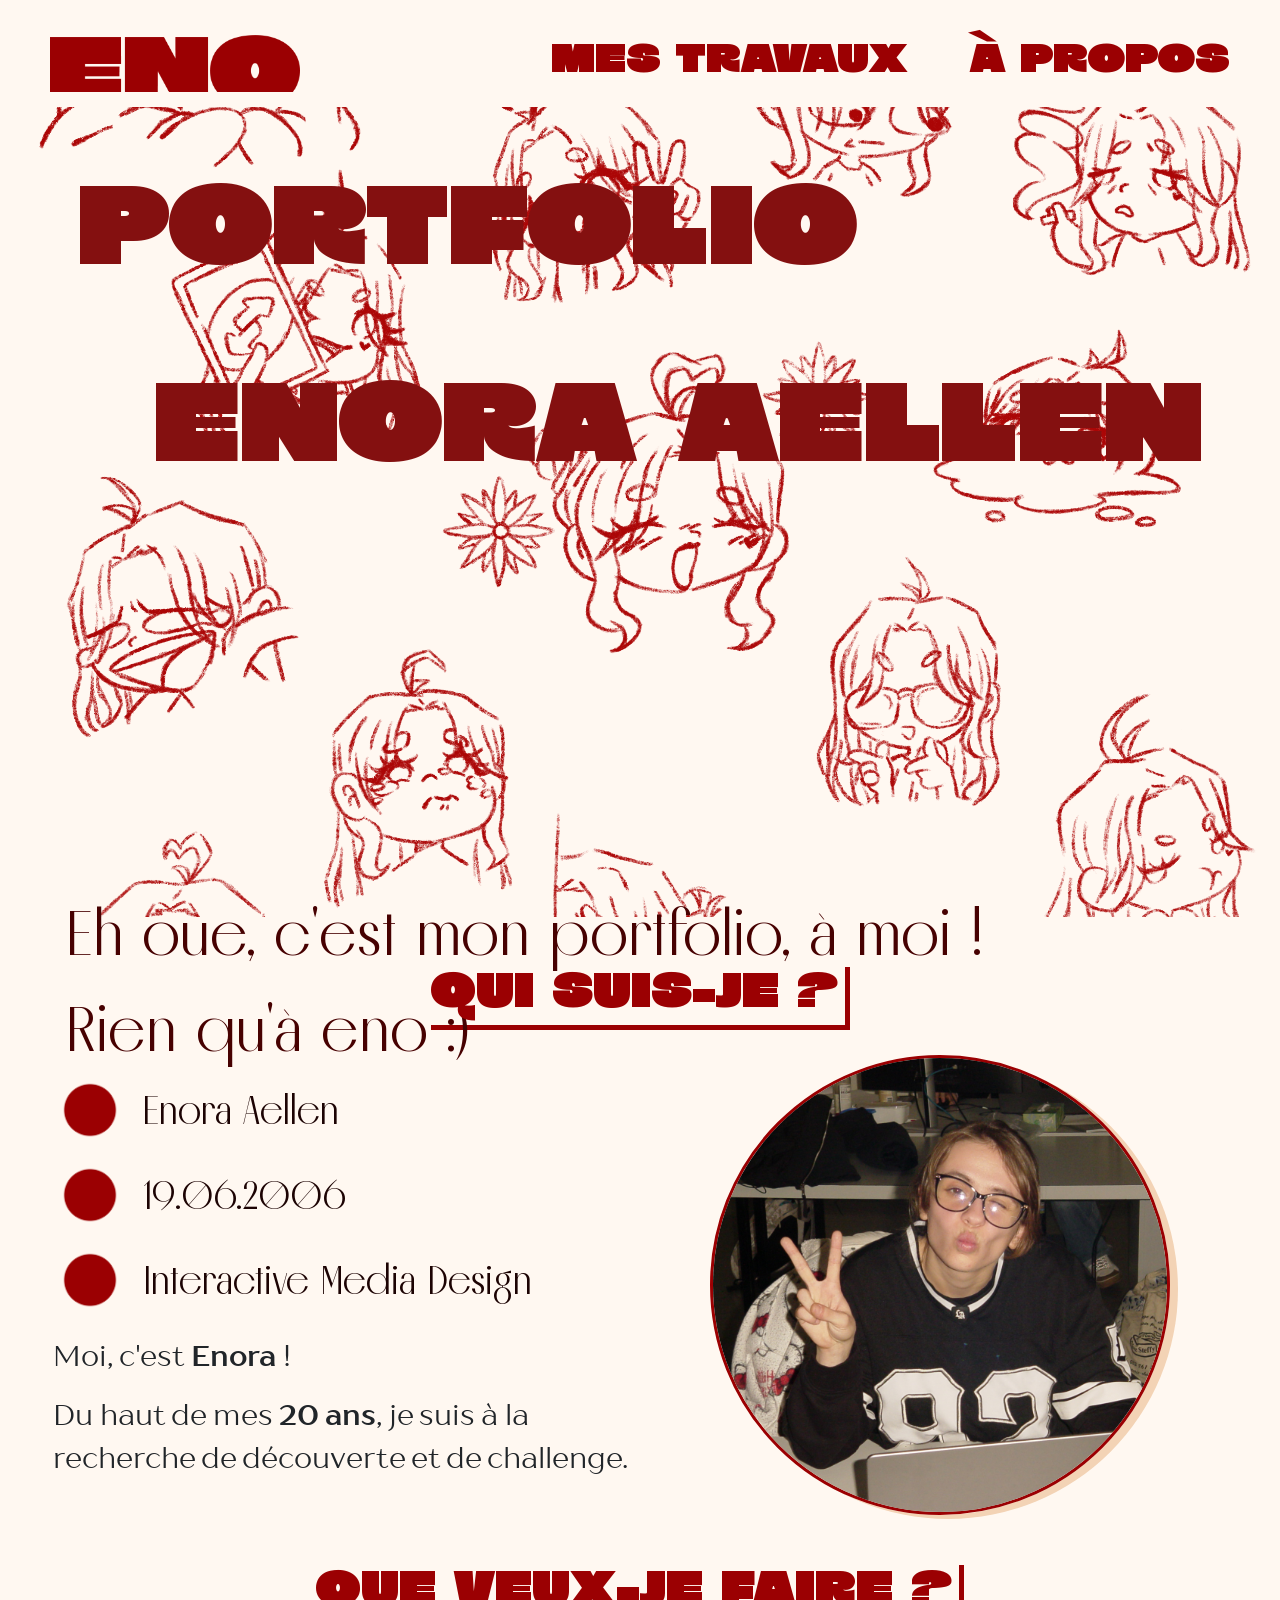
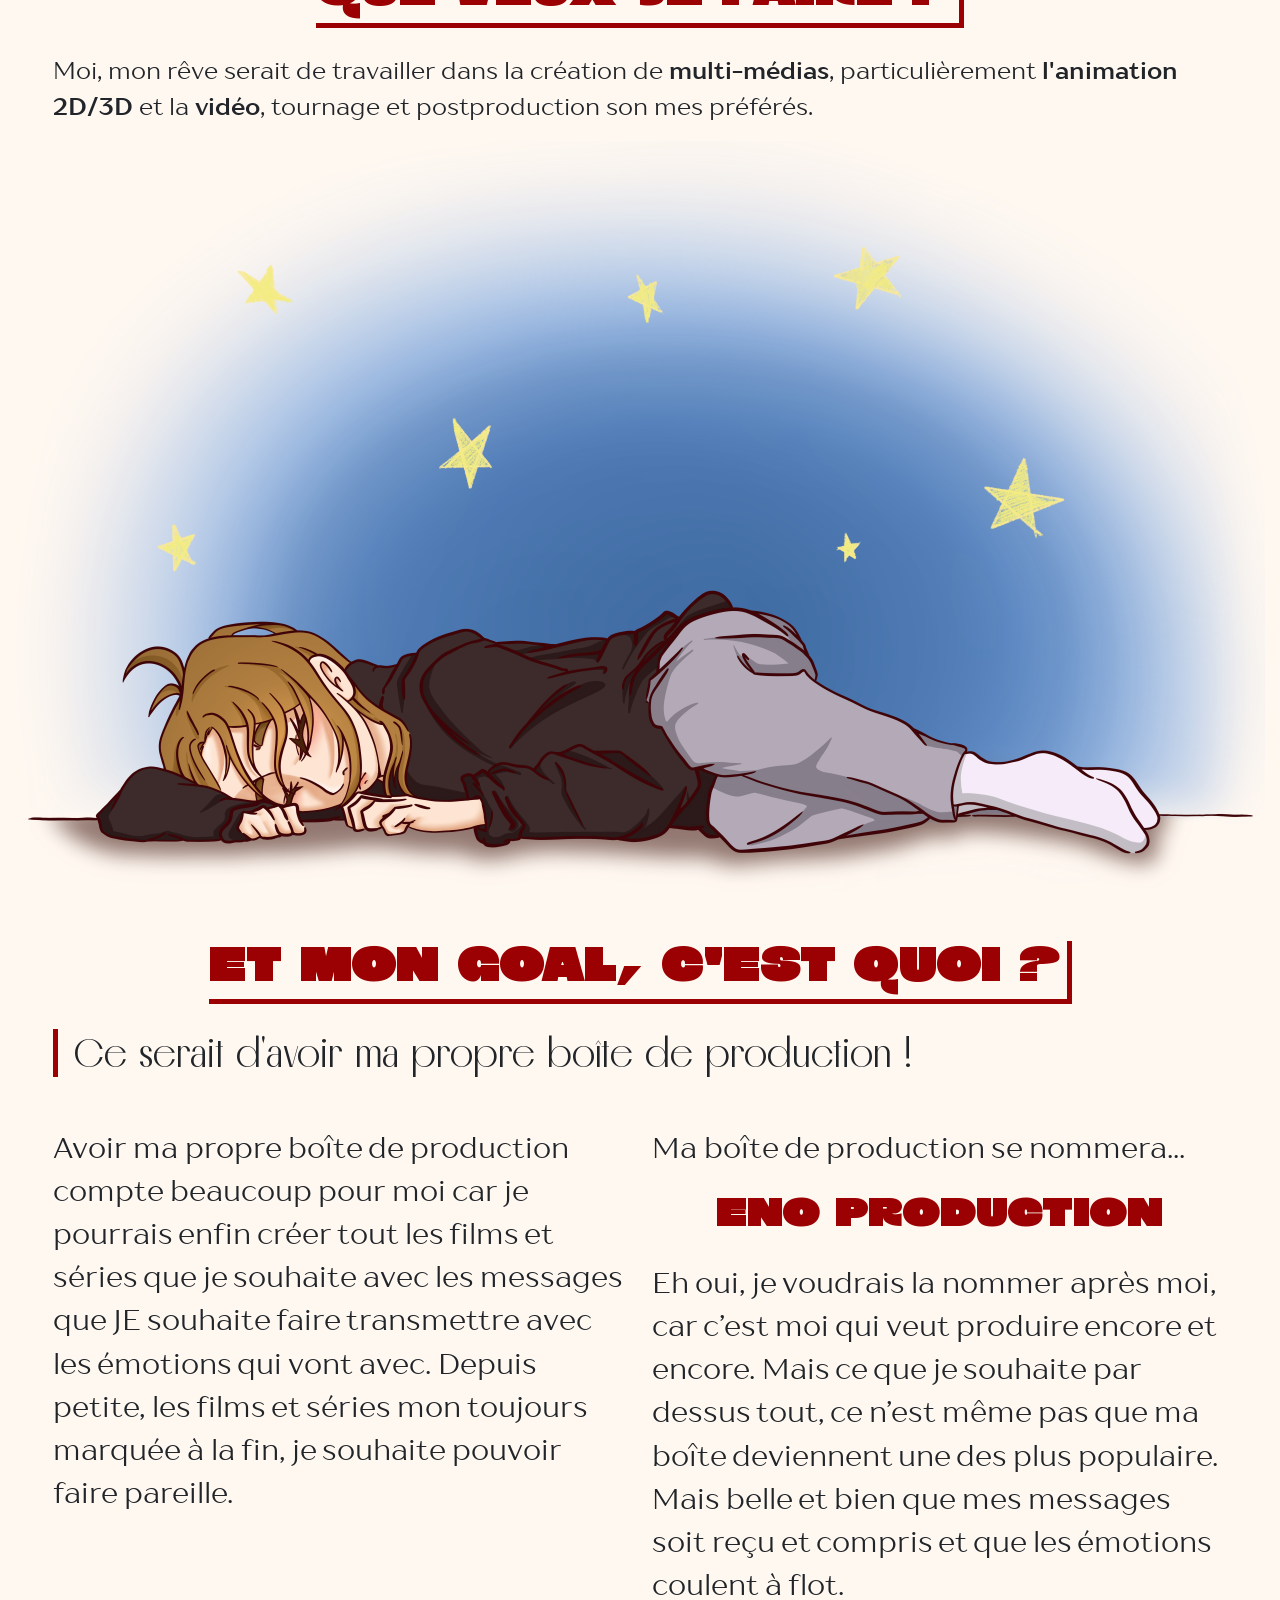
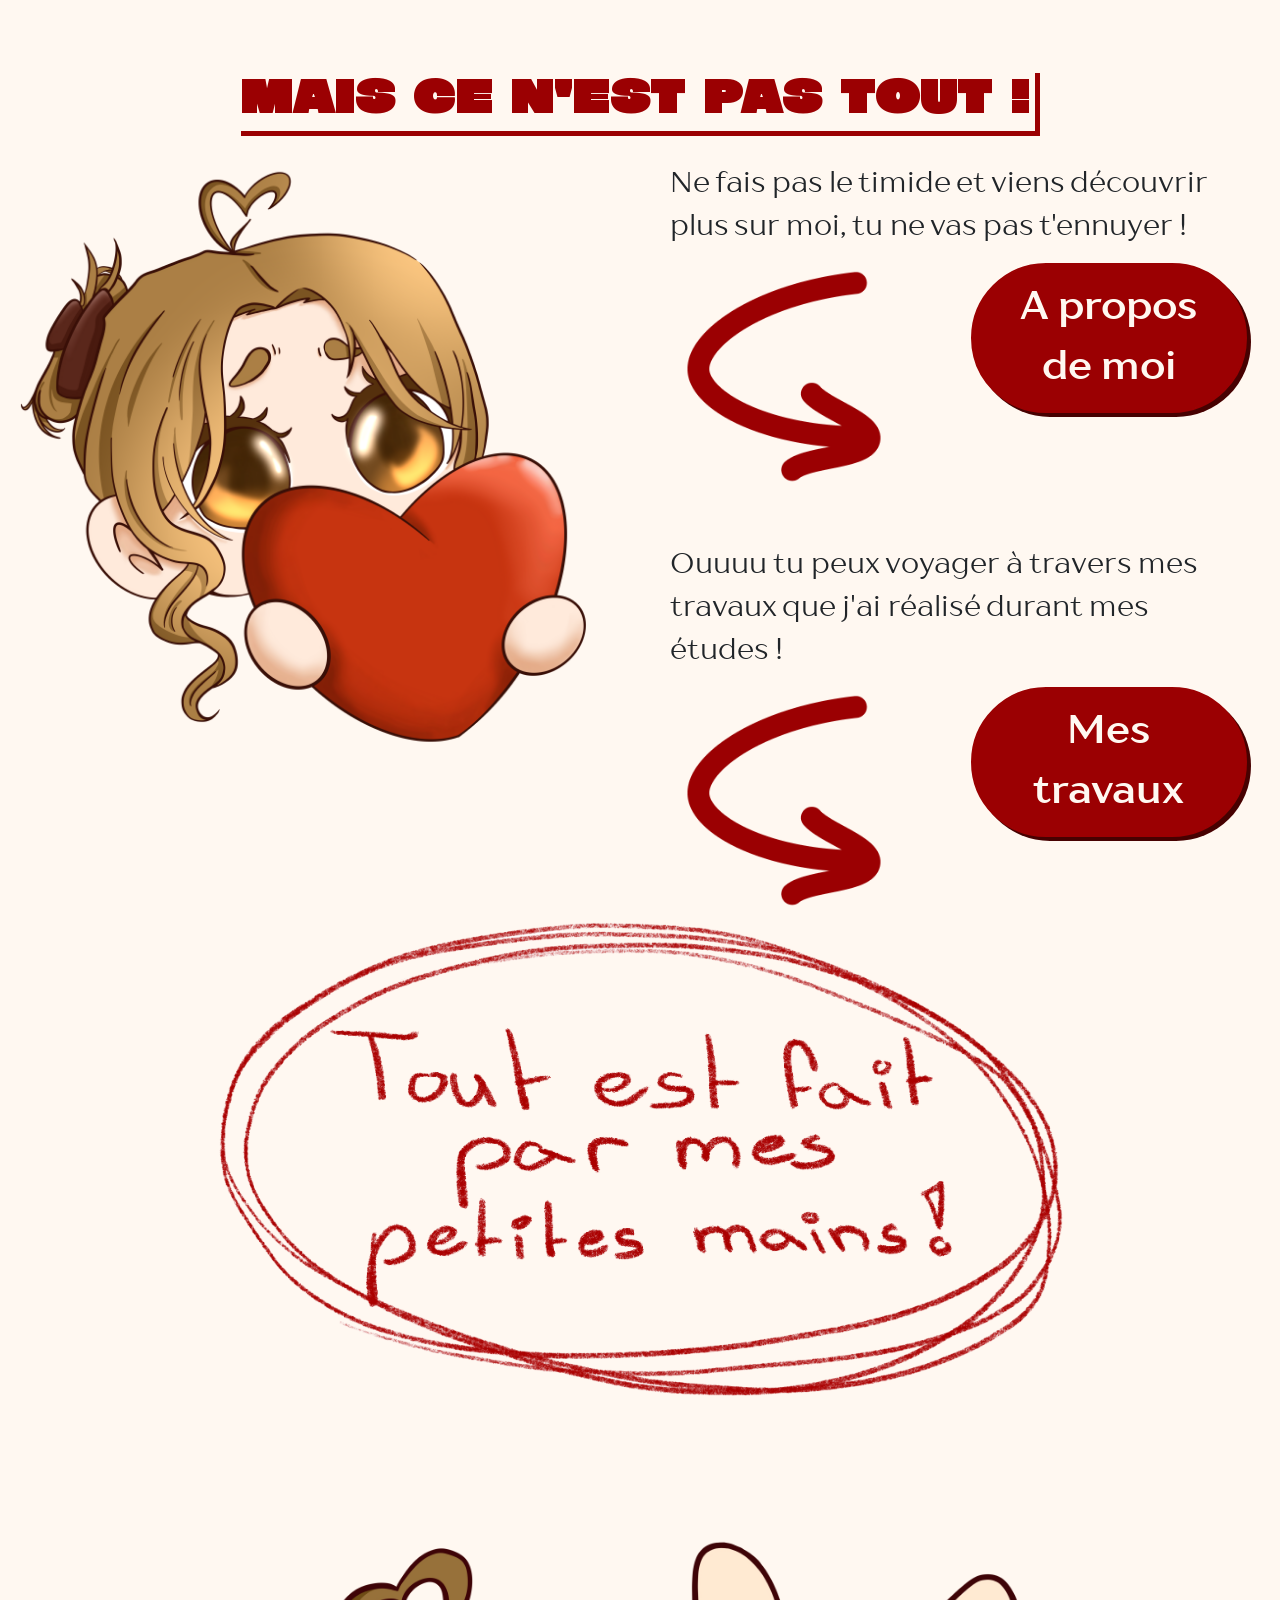
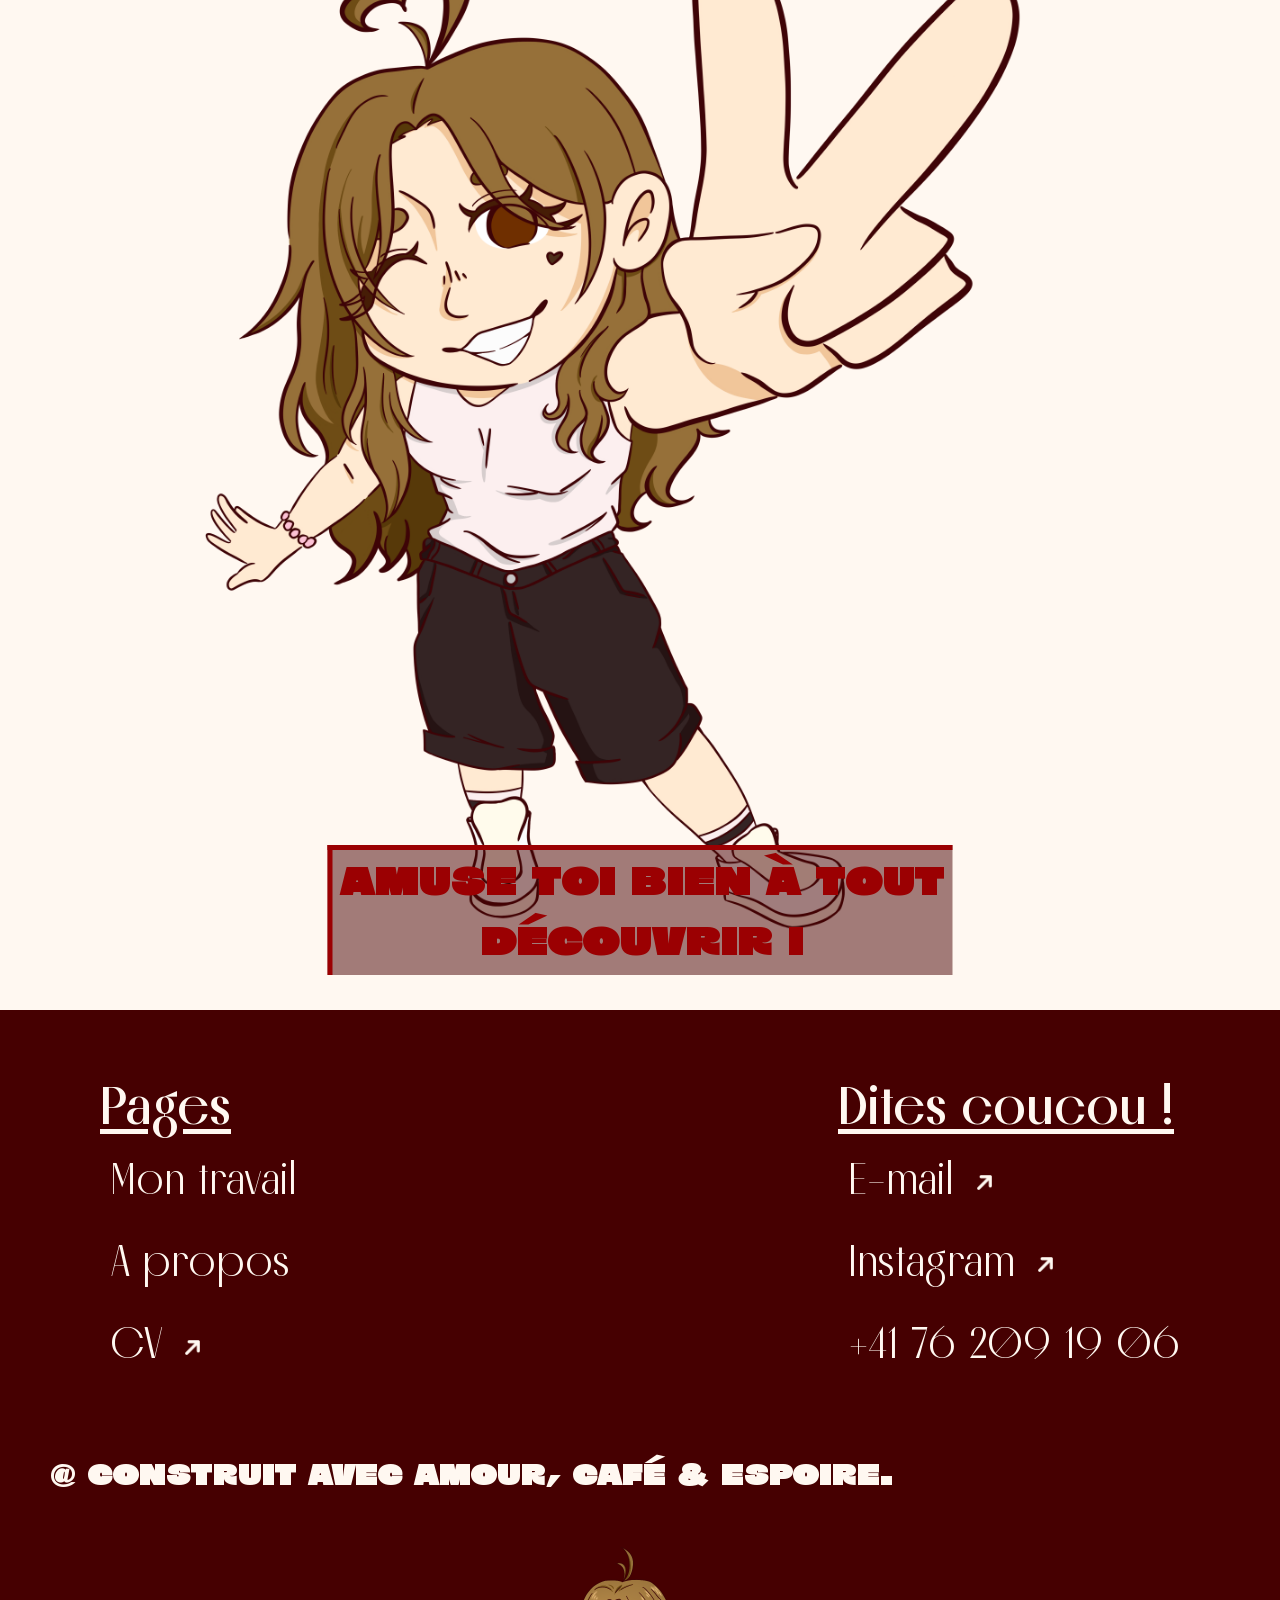
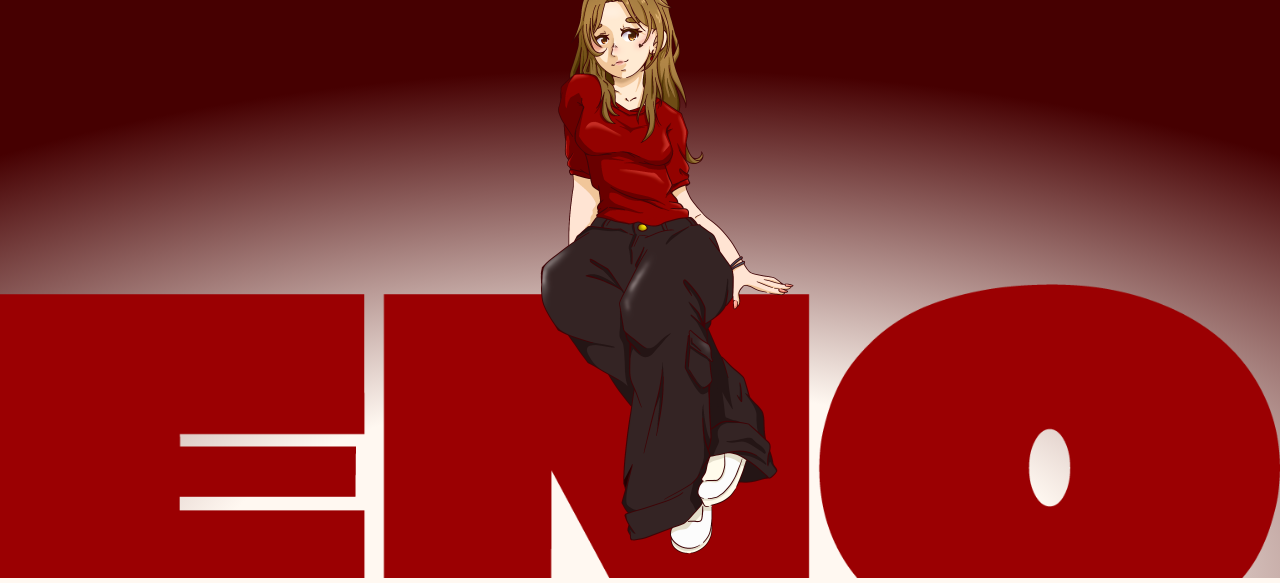
<file: index.html>
<!doctype html>
<html lang="fr">
  <head>
    <meta charset="utf-8">
    <meta name="viewport" content="width=device-width, initial-scale=1">
    <title>Eno - Portfolio</title>
    <link href="https://cdn.jsdelivr.net/npm/bootstrap@5.3.3/dist/css/bootstrap.min.css" rel="stylesheet" integrity="sha384-QWTKZyjpPEjISv5WaRU9OFeRpok6YctnYmDr5pNlyT2bRjXh0JMhjY6hW+ALEwIH" crossorigin="anonymous">
	  <link href="css/style.css" rel="stylesheet" type="text/css">
  </head>
  <body>

     <header>
      <div class="navbar-mobile">
      <div class="logo"><a href="index.html"><img src="img/LOGO-eno.png"></a></div>
      <button class="menu-burger" id="menuToggle">☰</button>
    </div>
 
  <div class="mobile-menu" id="mobileMenu">
        <button class="close-btn" id="closeMenu">✕</button>
      <div class="navigation">
        <ul>
          <li><a href="travaux.html" class="links">Mes travaux</a></li>
          <li><a href="propos.html" class="links">À propos</a></li>
        </ul>
        <div class="menu2">
            <div class="menu-content">
                <p>Contact</p>
                <p>+41/76 209 19 06</p>
                <p>eno.contact@gmail.com</p>
                <p>eno_19</p>
            </div>
        </div>
      </div>
    </div>

<nav class="navbar-desktop">
        <div class="logo"><a href="index.html"><img src="img/LOGO-eno.png"></a></div>
        <div>
          <nav class="lien">
              <a href="travaux.html">Mes travaux</a>
              <a href="propos.html">À propos</a>
          </nav>
        </div>
    </nav>
  </header>
	  
    <main>
      <section class="head-first">
        <div>
          <h1>Portfolio</h1>
          <h1>Enora Aellen</h1>
        </div>
        <div class="petit-txt">
          <p>Eh oue, c'est mon portfolio, à moi !</p>
          <p>Rien qu'à eno :)</p>
        </div>
      </section>

      <section class="sect">
        <h2>Qui suis-je ?</h2>
        <div class="txt-pad">
          <div class="suis-je row">
            <div class="col-md-6">
              <ul class="liste">
                <li>Enora Aellen</li>
                <li>19.06.2006</li>
                <li>Interactive Media Design</li>
              </ul>
              <div class="ul-txt">
                <p>Moi, c'est <span class="bold">Enora</span> !</p>
                <p>Du haut de mes <span class="bold">20 ans</span>, je suis à la recherche de découverte et de challenge.</p>
              </div>
            </div>
            <div class="image-me col-md-6">
              <img src="img/eno-school.JPG">
            </div>
          </div>
        </div>
      </section>

      <section class="sect">
        <h2>Que veux-je faire ?</h2>
      <div class="txt-pad">
        <p>Moi, mon rêve serait de travailler dans la création de <span class="bold">multi-médias</span>, particulièrement <span class="bold">l'animation 2D/3D</span> et la <span class="bold">vidéo</span>, tournage et postproduction son mes préférés.</p>
      </div>
        <img class="dream-img" src="img/illu-down.png">
      </section>

      <section class="mon-goal sect">
          <h2>Et mon goal, c'est quoi ?</h2>
        <div class="txt-pad">
          <h3>Ce serait d'avoir ma propre boîte de production !</h3>
        <div class="row">
          <div class="col-md-6">
              <p>Avoir ma propre boîte de production compte beaucoup pour moi car je pourrais enfin créer tout les films et séries que je souhaite avec les messages que JE souhaite faire transmettre avec les émotions qui vont avec. Depuis petite, les films et séries mon toujours marquée à la fin, je souhaite pouvoir faire pareille.</p>
          </div>
            <div class="col-md-6">
              <p>Ma boîte de production se nommera... </p>
                <p class="title">eno production</p>
                <p>Eh oui, je voudrais la nommer après moi, car c’est moi qui veut produire encore et encore. Mais ce que je souhaite par dessus tout, ce n’est même pas que ma boîte deviennent une des plus populaire. Mais belle et bien que mes messages soit reçu et compris et que les émotions coulent à flot.</p>
            </div>
          </div>
        </div>
      </section>

      <section class="sect">
        <h2>Mais ce n'est pas tout !</h2>
        <div class="row">
          <div class="col-md-6 img-aled">
            <img src="img/illu-chibi.png" class="draw-me">
          </div>
          <div class="col-md-6">
            <div class="txt-pad">
              <div class="txt-button">
                <p>Ne fais pas le timide et viens découvrir plus sur moi, tu ne vas pas t'ennuyer !</p>
                <div class="row">
                  <div class="col-6"><img src="img/fleche.png" class="fleche"></div>
                  <div class="col-6"><a href="propos.html" class="button"><p>A propos de moi</p></a></div>
                </div>
              </div>
              <div>
                <p>Ouuuu tu peux voyager à travers mes travaux que j'ai réalisé durant mes études !</p>
                <div class="row">
                  <div class="col-6"><img src="img/fleche.png" class="fleche"></div>
                  <div class="col-6"><a href="travaux.html" class="button"><p>Mes travaux</p></a></div>
                </div>
              </div>
            </div>
          </div>
        </div>
        <img src="img/note-1.png" class="note">
      </section>

      <section class="conclusion sect">
        <div class="contenant-conclu">
          <img src="img/chibi-eno.png">
          <p>Amuse toi bien à tout découvrir !</p>
        </div>
      </section>
    </main>

    <footer>
      <div class="menu-footer">

        <div>
          <h4>Pages</h4>
          <ul>
            <li><a href="travaux.html">Mon travail</a></li>
            <li><a href="propos.html">A propos</a></li>
            <li><a href="#">CV <img src="img/fleche-link.png"></a></li>
          </ul>
        
        </div>

        <div>
          <h4>Dites coucou !</h4>
          <ul>
            <li><a href="#">E-mail <img src="img/fleche-link.png"></a></li>
            <li><a href="https://www.instagram.com/eno._studio/" target="_blank">Instagram <img src="img/fleche-link.png"</a></li>
            <li><a href="#">+41 76 209 19 06</a></li>
          </ul>
        </div>
      </div>

      <div class="droit-auteur"><p>@ Construit avec amour, café & espoire.</p></div>

      <div class="footer-bottom">
        <img src="img/illu-eno.png" class="eno-img">
        <img src="img/LOGO-eno.png" class="logo-footer">
      </div>

    </footer>

    <script src="https://cdn.jsdelivr.net/npm/bootstrap@5.3.3/dist/js/bootstrap.bundle.min.js" integrity="sha384-YvpcrYf0tY3lHB60NNkmXc5s9fDVZLESaAA55NDzOxhy9GkcIdslK1eN7N6jIeHz" crossorigin="anonymous"></script>
	  <script type="text/javascript" src="js/custom.js"></script>
  </body>
</html>
</file>
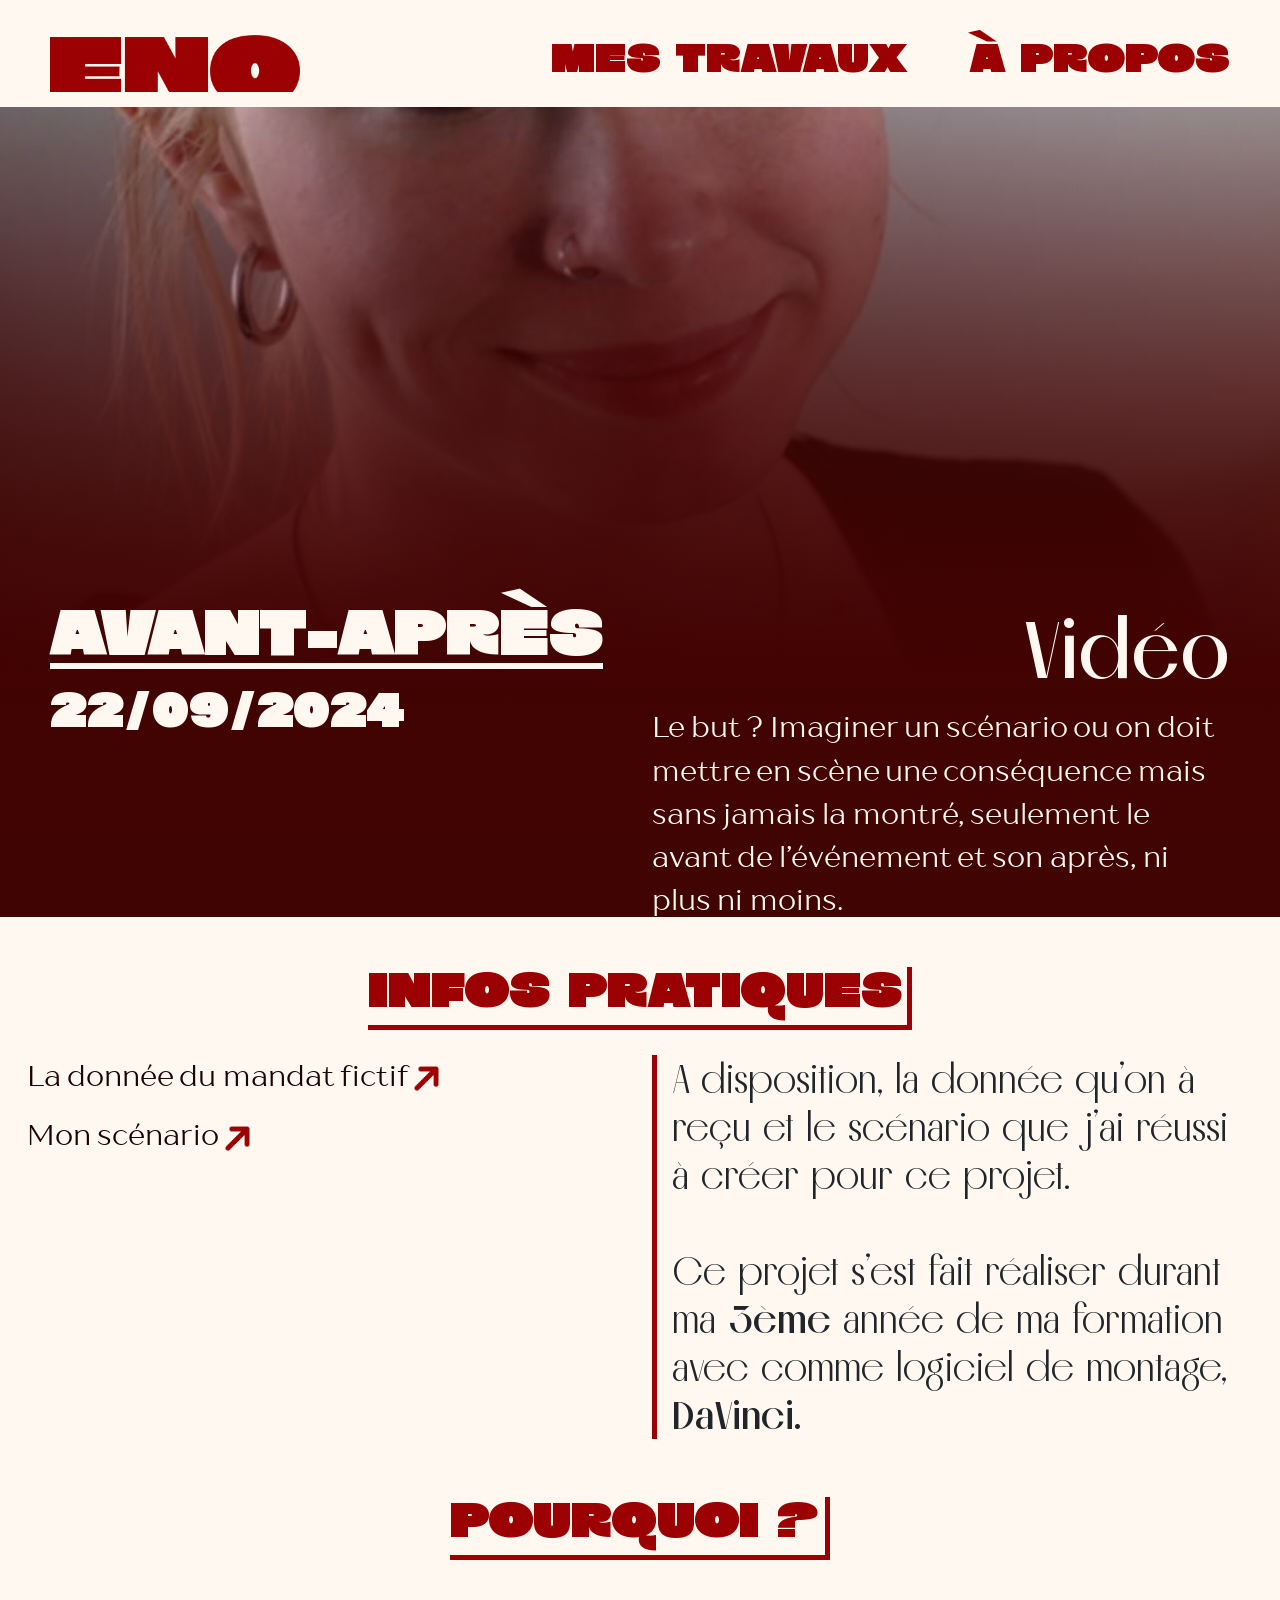
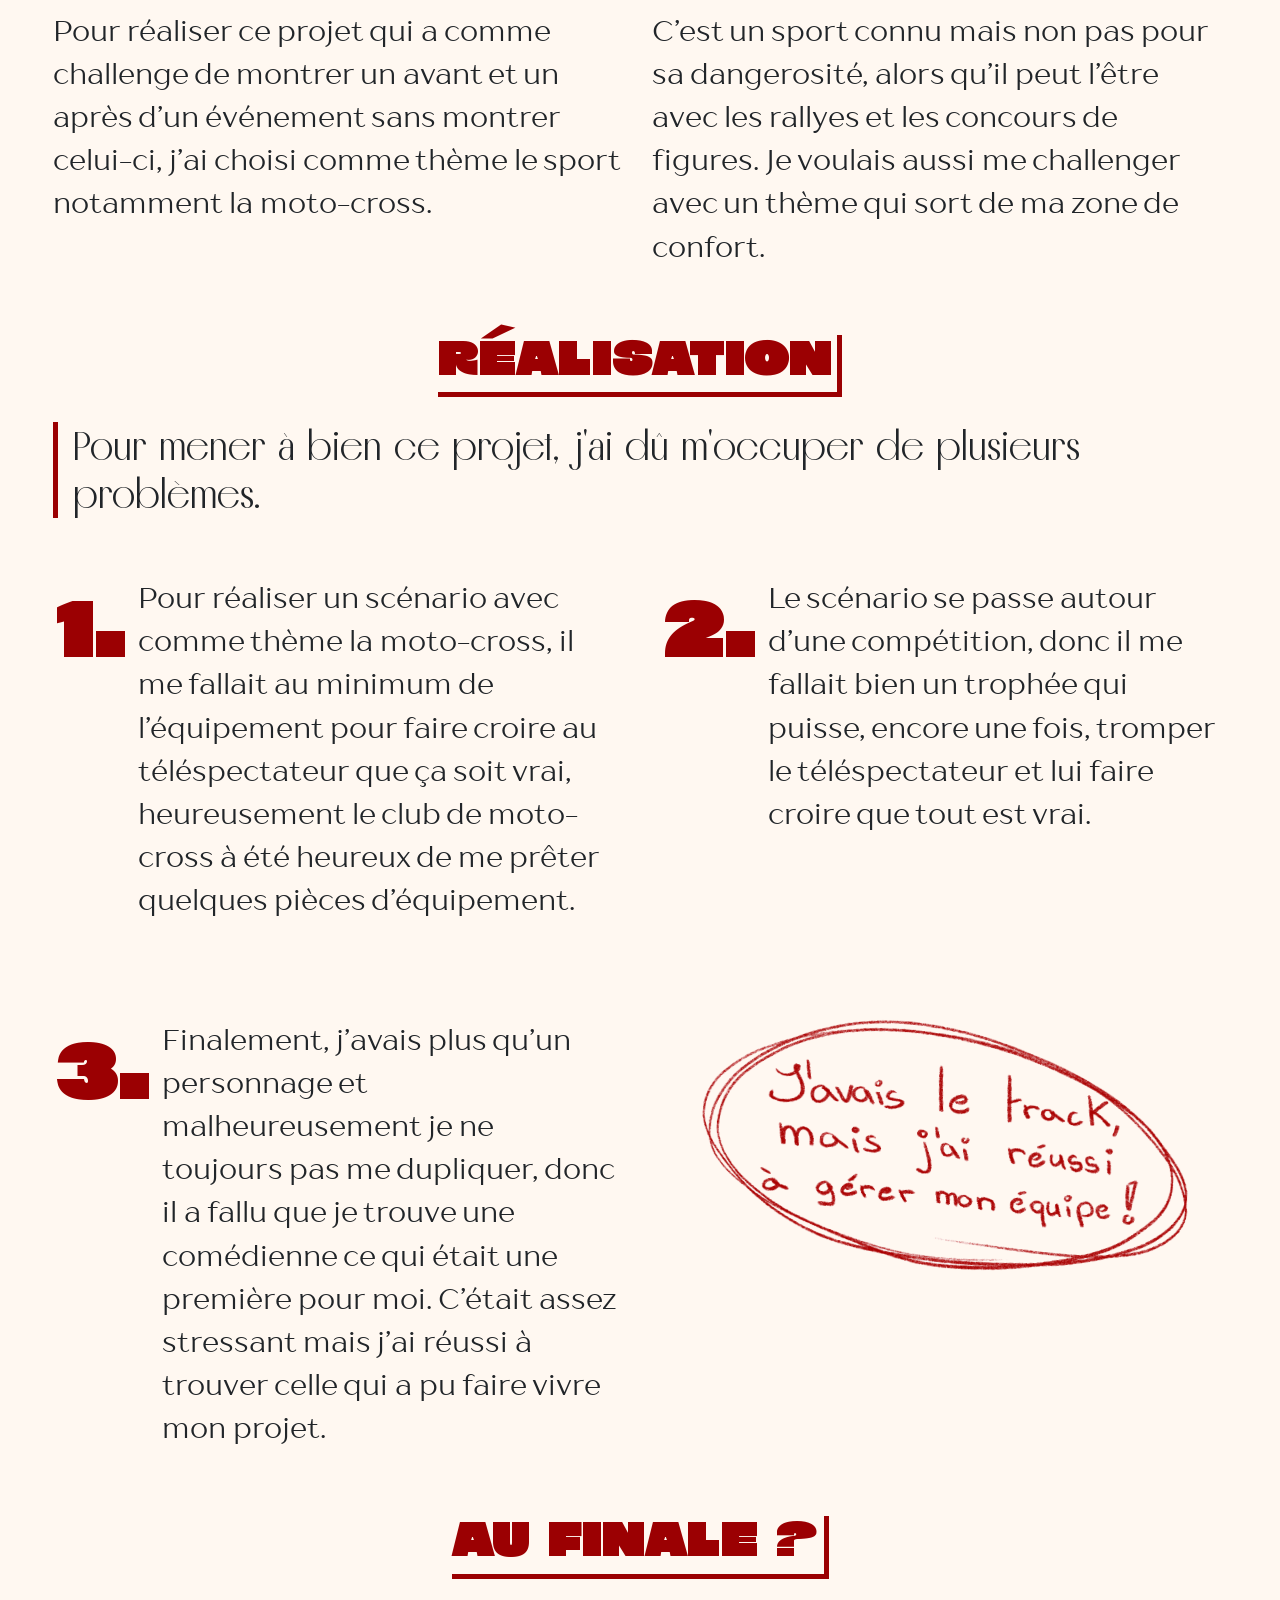
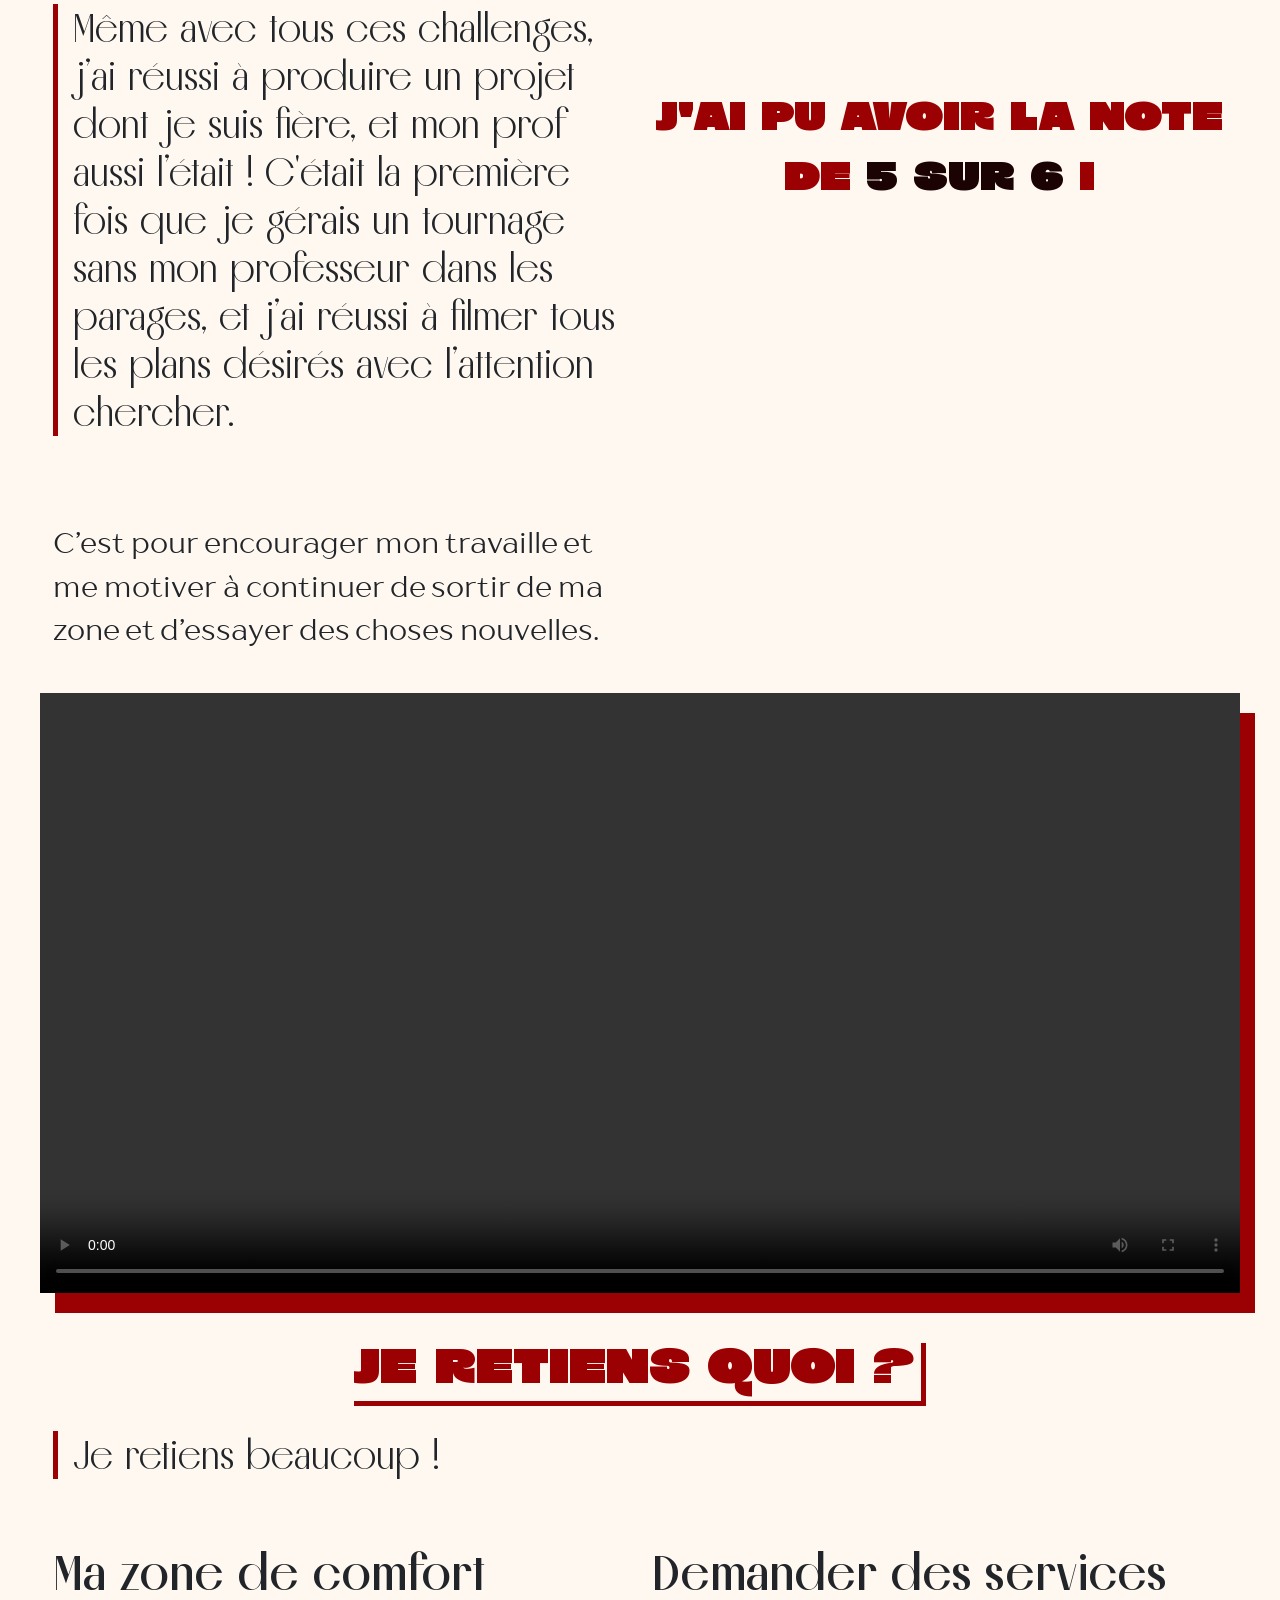
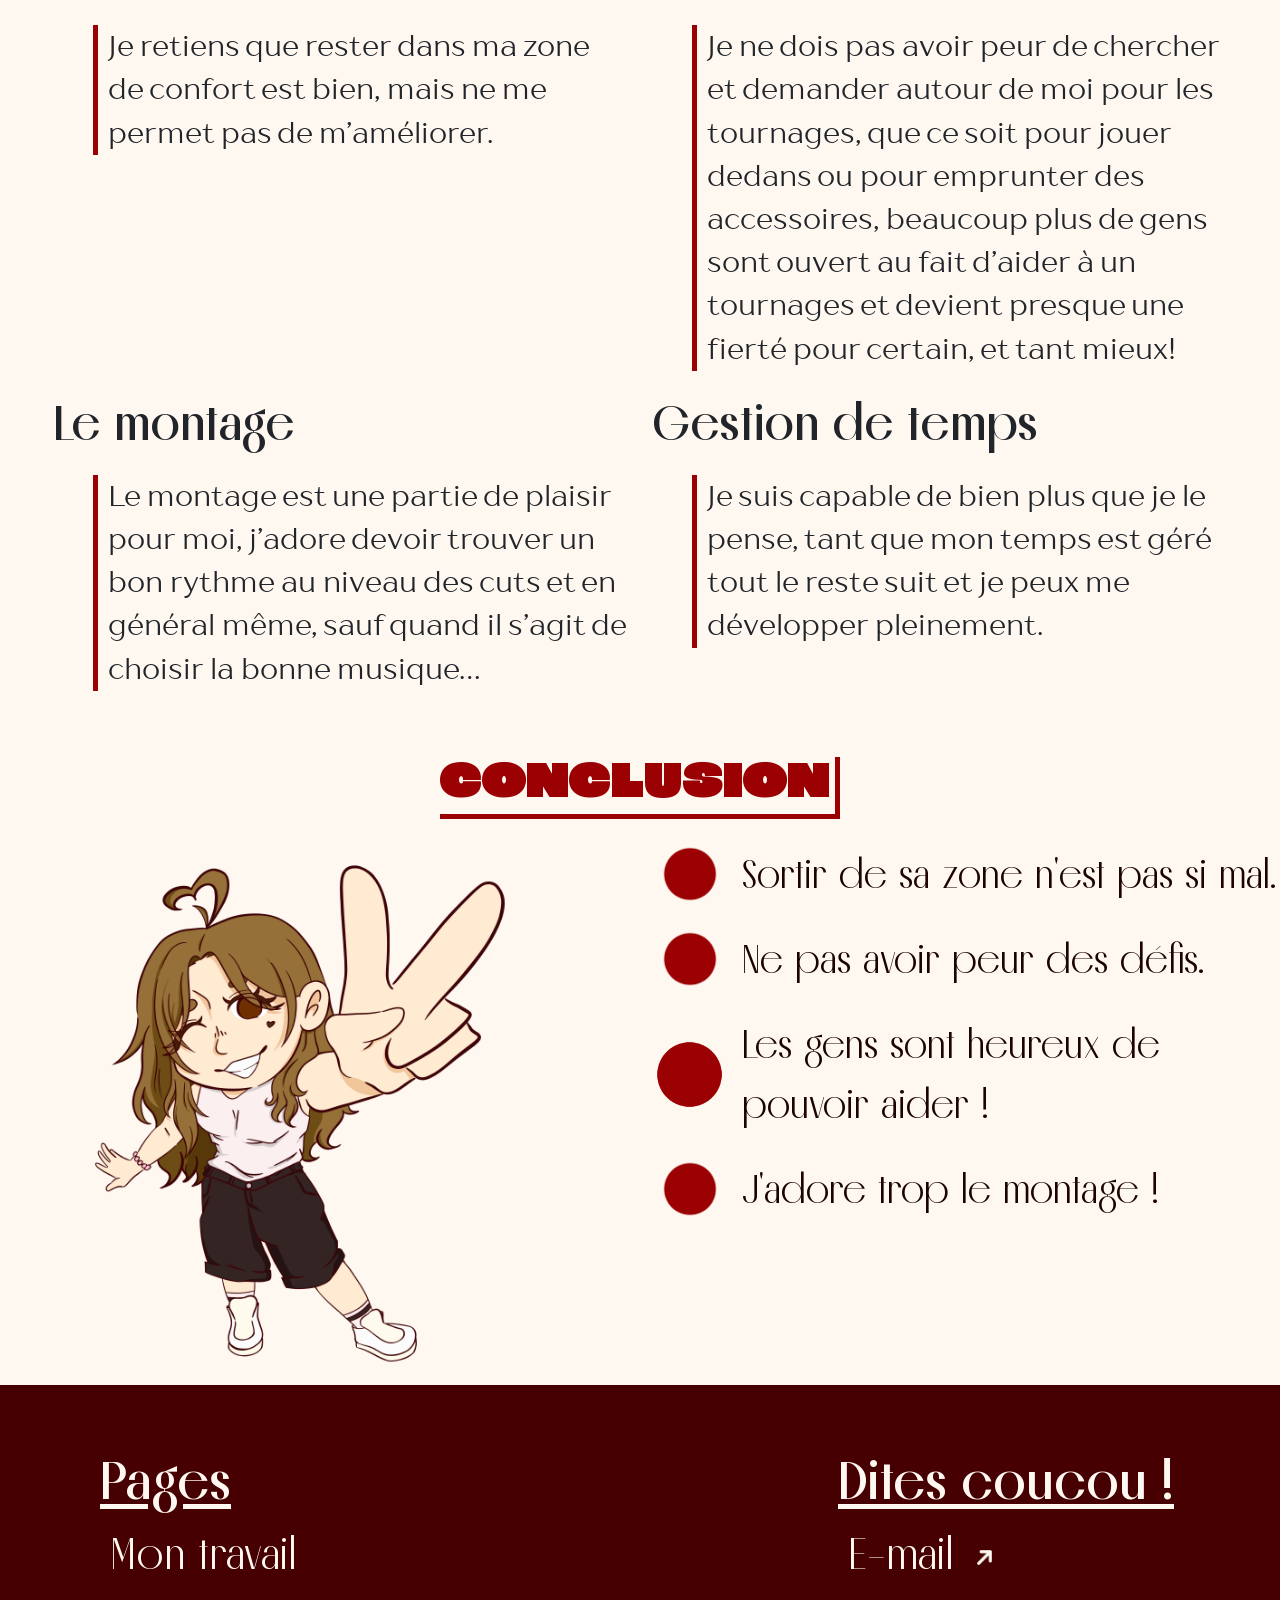
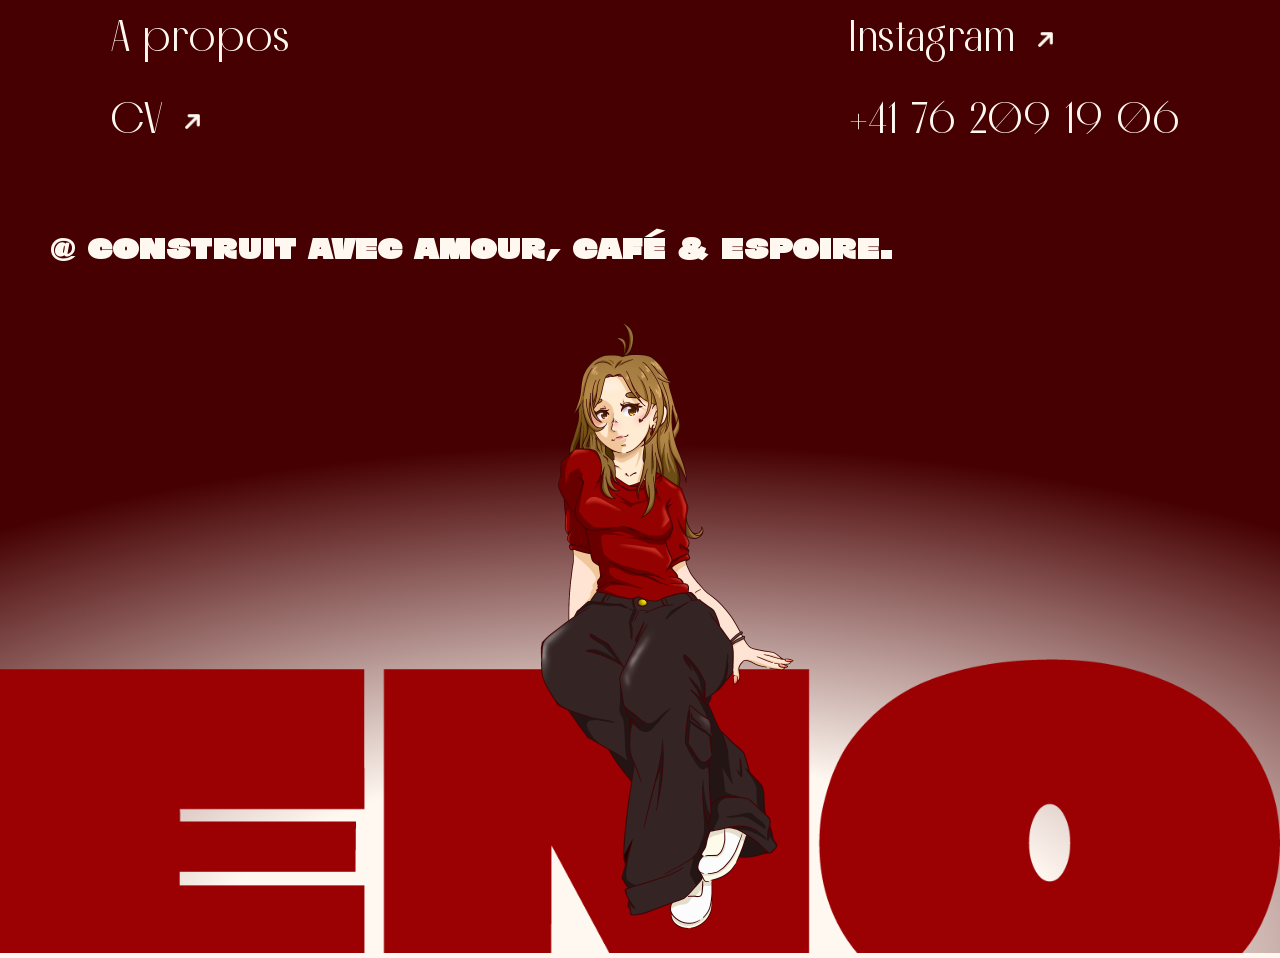
<file: avant-apres.html>
<!doctype html>
<html lang="fr">
  <head>
    <meta charset="utf-8">
    <meta name="viewport" content="width=device-width, initial-scale=1">
    <title>Eno - Avant-Après</title>
    <link href="https://cdn.jsdelivr.net/npm/bootstrap@5.3.3/dist/css/bootstrap.min.css" rel="stylesheet" integrity="sha384-QWTKZyjpPEjISv5WaRU9OFeRpok6YctnYmDr5pNlyT2bRjXh0JMhjY6hW+ALEwIH" crossorigin="anonymous">
	  <link href="css/style.css" rel="stylesheet" type="text/css">
  </head>
  <body>

     <header>
      <div class="navbar-mobile">
      <div class="logo"><a href="index.html"><img src="img/LOGO-eno.png"></a></div>
      <button class="menu-burger" id="menuToggle">☰</button>
    </div>
 
  <div class="mobile-menu" id="mobileMenu">
        <button class="close-btn" id="closeMenu">✕</button>
      <div class="navigation">
        <ul>
          <li><a href="travaux.html" class="links">Mes travaux</a></li>
          <li><a href="propos.html" class="links">À propos</a></li>
        </ul>
        <div class="menu2">
            <div class="menu-content">
                <p>Contact</p>
                <p>+41/76 209 19 06</p>
                <p>eno.contact@gmail.com</p>
                <p>eno_19</p>
                <div class="droit-auteur"><p>@ Construit avec amour, café & espoire.</p></div>
            </div>
        </div>
      </div>
    </div>

<nav class="navbar-desktop">
        <div class="logo"><a href="index.html"><img src="img/LOGO-eno.png"></a></div>
        <div>
          <nav class="lien">
              <a href="travaux.html">Mes travaux</a>
              <a href="propos.html">À propos</a>
          </nav>
        </div>
    </nav>
  </header>

  <main>
    <section class="work-head">
                <video class="work-video" autoplay muted loop playsinline
           poster="img/avant-aprs-poster.jpg"
           data-src="img/video/Avant-Apres_comp.mp4">
    </video>

            <div class="row">
                <div class="col-md-6">
                    <h1 class="titre">Avant-Après</h1>
                    <h2 class="date">22/09/2024</h2>
                </div>
                <div class="col-md-6">
                    <h3 class="sujet">Vidéo</h3>
                    <p>Le but ? Imaginer un scénario ou on doit mettre en scène une conséquence mais sans jamais la montré, seulement le avant de l’événement et son après, ni plus ni moins.</p>
                </div>
            </div>
        </section>

    <section class="info-pratique">
        <h2>Infos pratiques</h2>
        <div class="row">
            <div class="col-md-6">
                <a href="doc/AVANT-APRES_DONNEE.pdf" target="_blank">
                    <p>La donnée du mandat fictif <img src="img/fleche-link-red.png"></p>
                </a>
                <a href="doc/scenario-finale_Enora_Aellen.pdf" target="_blank">
                    <p>Mon scénario <img src="img/fleche-link-red.png"></p>
                </a>
            </div>
            <div class="col-md-6">
                <h3>A disposition, la donnée qu’on à reçu et le scénario que j’ai réussi à créer pour ce projet. <br><br>Ce projet s’est fait réaliser durant ma <span class="bold">3ème</span> année de ma formation avec comme logiciel de montage, <span class="bold">DaVinci.</span></h3>
            </div>
        </div>
    </section>

    <section class="pourquoi">
        <h2>Pourquoi ?</h2>
        <div class="txt-pad">
            <div class="row">
                <div class="col-md-6">
                    <p>Pour réaliser ce projet qui a comme challenge de montrer un avant et un après d’un événement sans montrer celui-ci, j’ai choisi comme thème le sport notamment la moto-cross. </p>
                </div>
                <div class="col-md-6">
                    <p>C’est un sport connu mais non pas pour sa dangerosité, alors qu’il peut l’être avec les rallyes et les concours de figures. Je voulais aussi me challenger avec un thème qui sort de ma zone de confort.</p>
                </div>
            </div>
        </div>
    </section>

    <section class="realisation">
            <h2>Réalisation</h2>
            <div class="txt-pad">
                <h3>Pour mener à bien ce projet, j'ai dû m'occuper de plusieurs problèmes.</h3>
                <div class="row">
                    <div>
                        <p class="number">1.</p>
                        <p class="txt">Pour réaliser un scénario avec comme thème la moto-cross, il me fallait au minimum de l’équipement pour faire croire au téléspectateur que ça soit vrai, heureusement le club de moto-cross à été heureux de me prêter quelques pièces d’équipement.</p>
                    </div>
                    <div>
                        <p class="number">2.</p>
                        <p class="txt">Le scénario se passe autour d’une compétition, donc il me fallait bien un trophée qui puisse, encore une fois, tromper le téléspectateur et lui faire croire que tout est vrai. </p>
                    </div>
                    <div>
                        <p class="number">3.</p>
                        <p class="txt">Finalement, j’avais plus qu’un personnage et malheureusement je ne toujours pas me dupliquer, donc il a fallu que je trouve une comédienne ce qui était une première pour moi. C’était assez stressant mais j’ai réussi à trouver celle qui a pu faire vivre mon projet.</p>
                    </div>
                    <div>
                        <img src="img/note-2.png">
                    </div>
                </div>
            </div>
        </section>

    <section class="finale">
            <h2>Au finale ?</h2>
           <div class="txt-pad">
               <div class="row">
                <div class="col-md-6 col-contents">
                 <h3 class="order-1 order-md-0">Même avec tous ces challenges, j’ai réussi à produire un projet dont je suis fière, et mon prof aussi l’était ! C'était la première fois que je gérais un tournage sans mon professeur dans les parages, et j’ai réussi à filmer tous les plans désirés avec l’attention chercher.</h3>
                 <p class="order-3 order-md-0">C’est pour encourager mon travaille et me motiver à continuer de sortir de ma zone et d’essayer des choses nouvelles.</p>
                </div>
                 <div class="col-md-6 order-2 order-md-0">
                    <p class="title">J'ai pu avoir la note de <span style="color: #1c0303;">5 sur 6</span> !</p>
                 </div>
                </div>
           </div>
        

          <div class="show-real">
            <video controls>
                <source src="img/video/Avant-Apres_comp.mp4" type="video/mp4">
            </video>
          </div>
     </section>

<section class="retiens">
            <h2>Je retiens quoi ?</h2>
            <div class="txt-pad">
                <h3>Je retiens beaucoup !</h3>
                <div class="row">
                    <div class="col-md-6">
                        <p class="retiens-title">Ma zone de comfort</p>
                        <p class="retiens-texte">Je retiens que rester dans ma zone de confort est bien, mais ne me permet pas de m’améliorer.</p>
                    </div>
                    <div class="col-md-6">
                        <p class="retiens-title">Demander des services</p>
                        <p class="retiens-texte">Je ne dois pas avoir peur de chercher et demander autour de moi pour les tournages, que ce soit pour jouer dedans ou pour emprunter des accessoires, beaucoup plus de gens sont ouvert au fait d’aider à un tournages et devient presque une fierté pour certain, et tant mieux!</p>
                    </div>
                    <div class="col-md-6">
                        <p class="retiens-title">Le montage</p>
                        <p class="retiens-texte">Le montage est une partie de plaisir pour moi, j’adore devoir trouver un bon rythme au niveau des cuts et en général même, sauf quand il s’agit de choisir la bonne musique…</p>
                    </div>
                    <div class="col-md-6">
                        <p class="retiens-title">Gestion de temps</p>
                        <p class="retiens-texte">Je suis capable de bien plus que je le pense, tant que mon temps est géré tout le reste suit et je peux me développer pleinement.</p>
                    </div>
                </div>
            </div>
</section>

<section class="conclusion">
            <h2>conclusion</h2>
            <div class="row">
                <div class="col-6">
                    <img src="img/chibi-eno.png">
                </div>
                <div class="col-6">
                    <ul class="liste">
                        <li>Sortir de sa zone n'est pas si mal.</li>
                        <li>Ne pas avoir peur des défis.</li>
                        <li>Les gens sont heureux de pouvoir aider !</li>
                        <li>J'adore trop le montage !</li>
                    </ul>
                </div>
            </div>
</section>

  </main>

 <footer>
      <div class="menu-footer">

        <div>
          <h4>Pages</h4>
          <ul>
            <li><a href="travaux.html">Mon travail</a></li>
            <li><a href="propos.html">A propos</a></li>
            <li><a href="#">CV <img src="img/fleche-link.png"></a></li>
          </ul>
        
        </div>

        <div>
          <h4>Dites coucou !</h4>
          <ul>
            <li><a href="#">E-mail <img src="img/fleche-link.png"></a></li>
            <li><a href="https://www.instagram.com/eno._studio/" target="_blank">Instagram <img src="img/fleche-link.png"</a></li>
            <li><a href="#">+41 76 209 19 06</a></li>
          </ul>
        </div>
      </div>

      <div class="droit-auteur"><p>@ Construit avec amour, café & espoire.</p></div>

      <div class="footer-bottom">
        <img src="img/illu-eno.png" class="eno-img">
        <img src="img/LOGO-eno.png" class="logo-footer">
      </div>

    </footer>

      <script src="https://cdn.jsdelivr.net/npm/bootstrap@5.3.3/dist/js/bootstrap.bundle.min.js" integrity="sha384-YvpcrYf0tY3lHB60NNkmXc5s9fDVZLESaAA55NDzOxhy9GkcIdslK1eN7N6jIeHz" crossorigin="anonymous"></script>
	  <script type="text/javascript" src="js/custom.js"></script>
  </body>
</html>
</file>
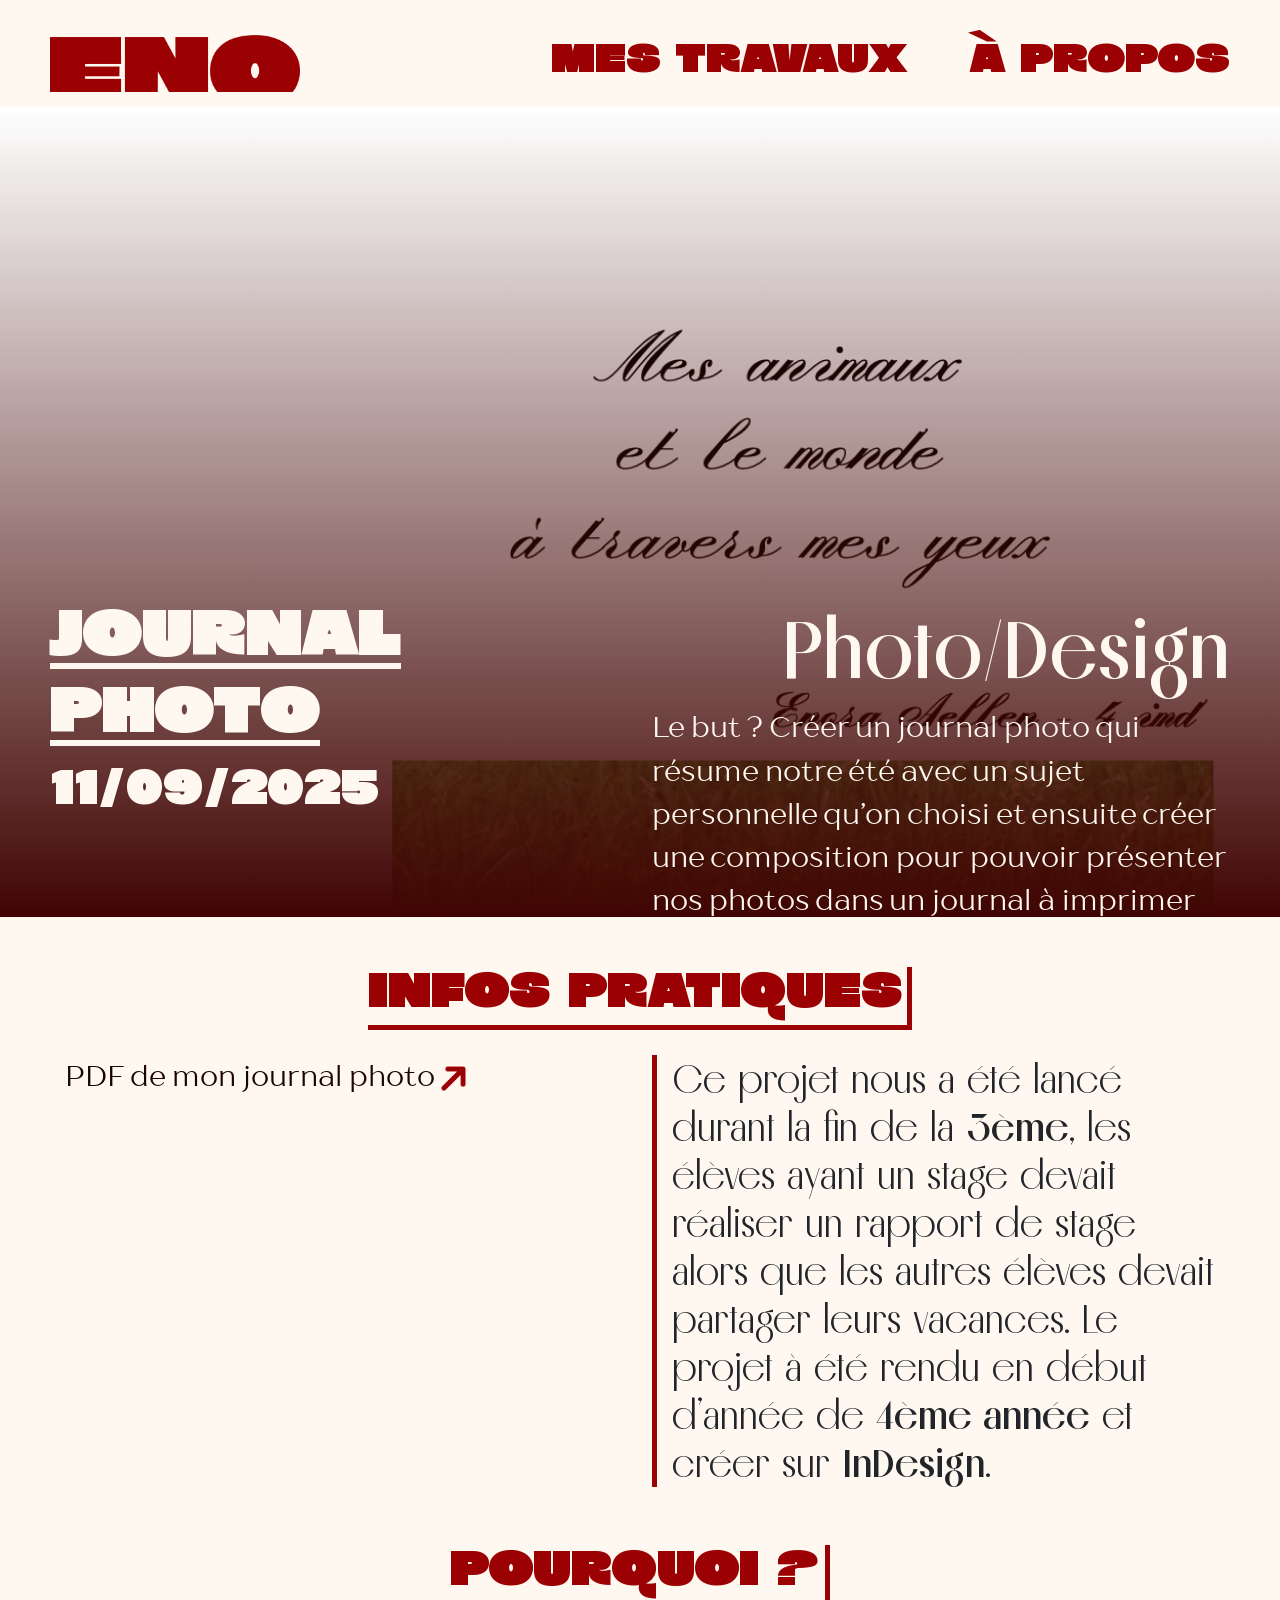
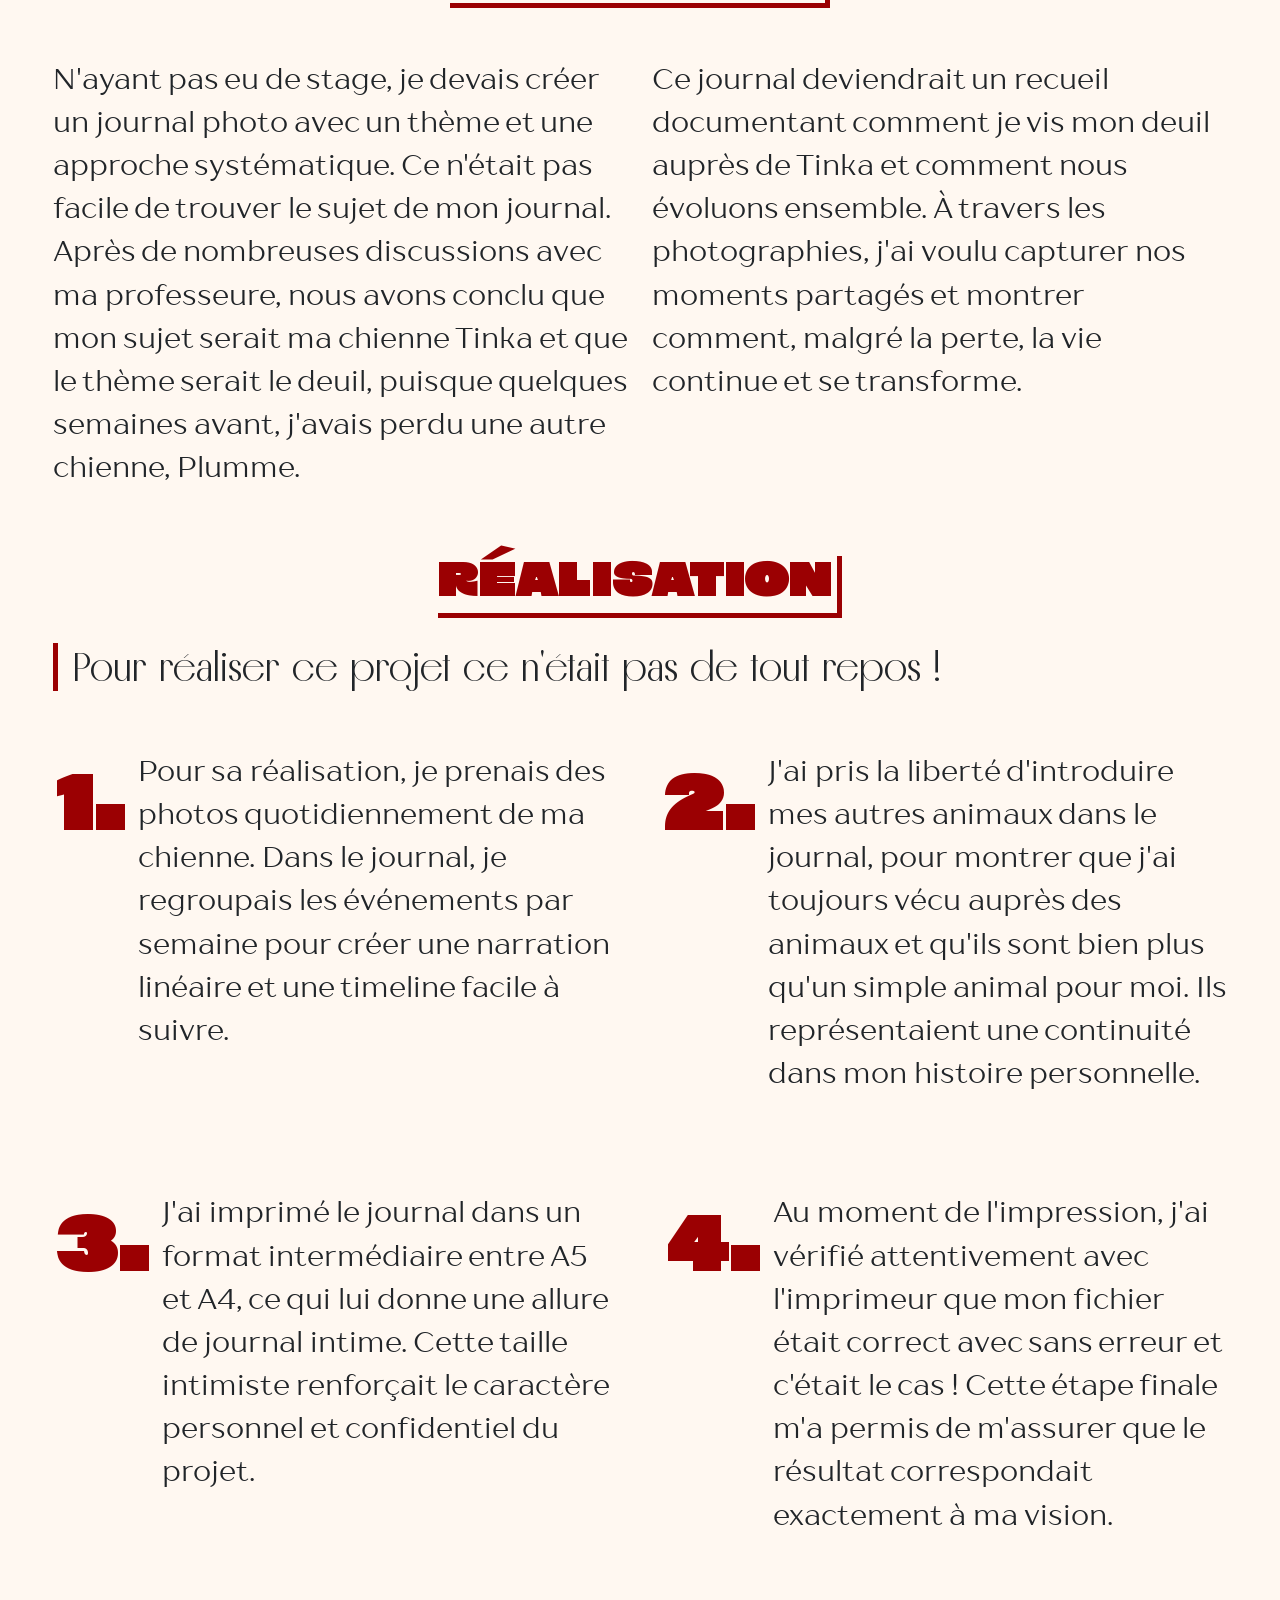
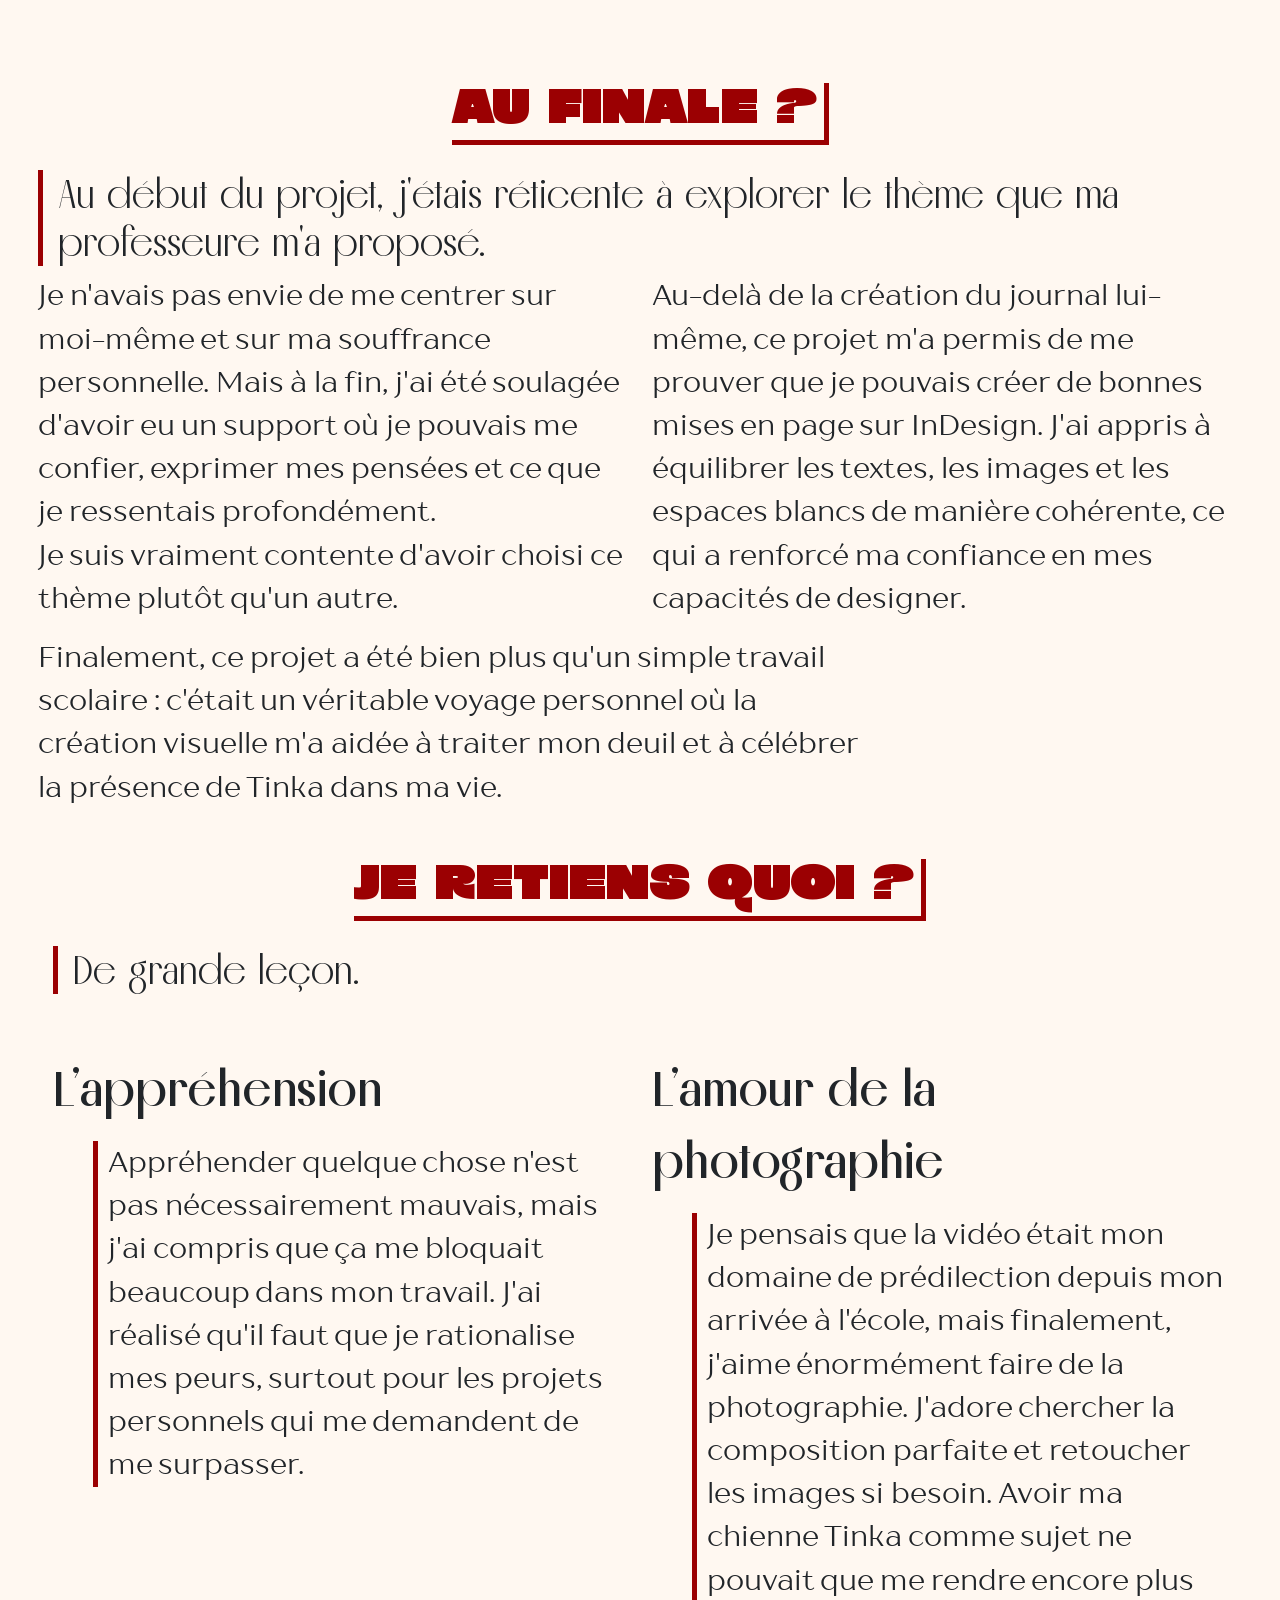
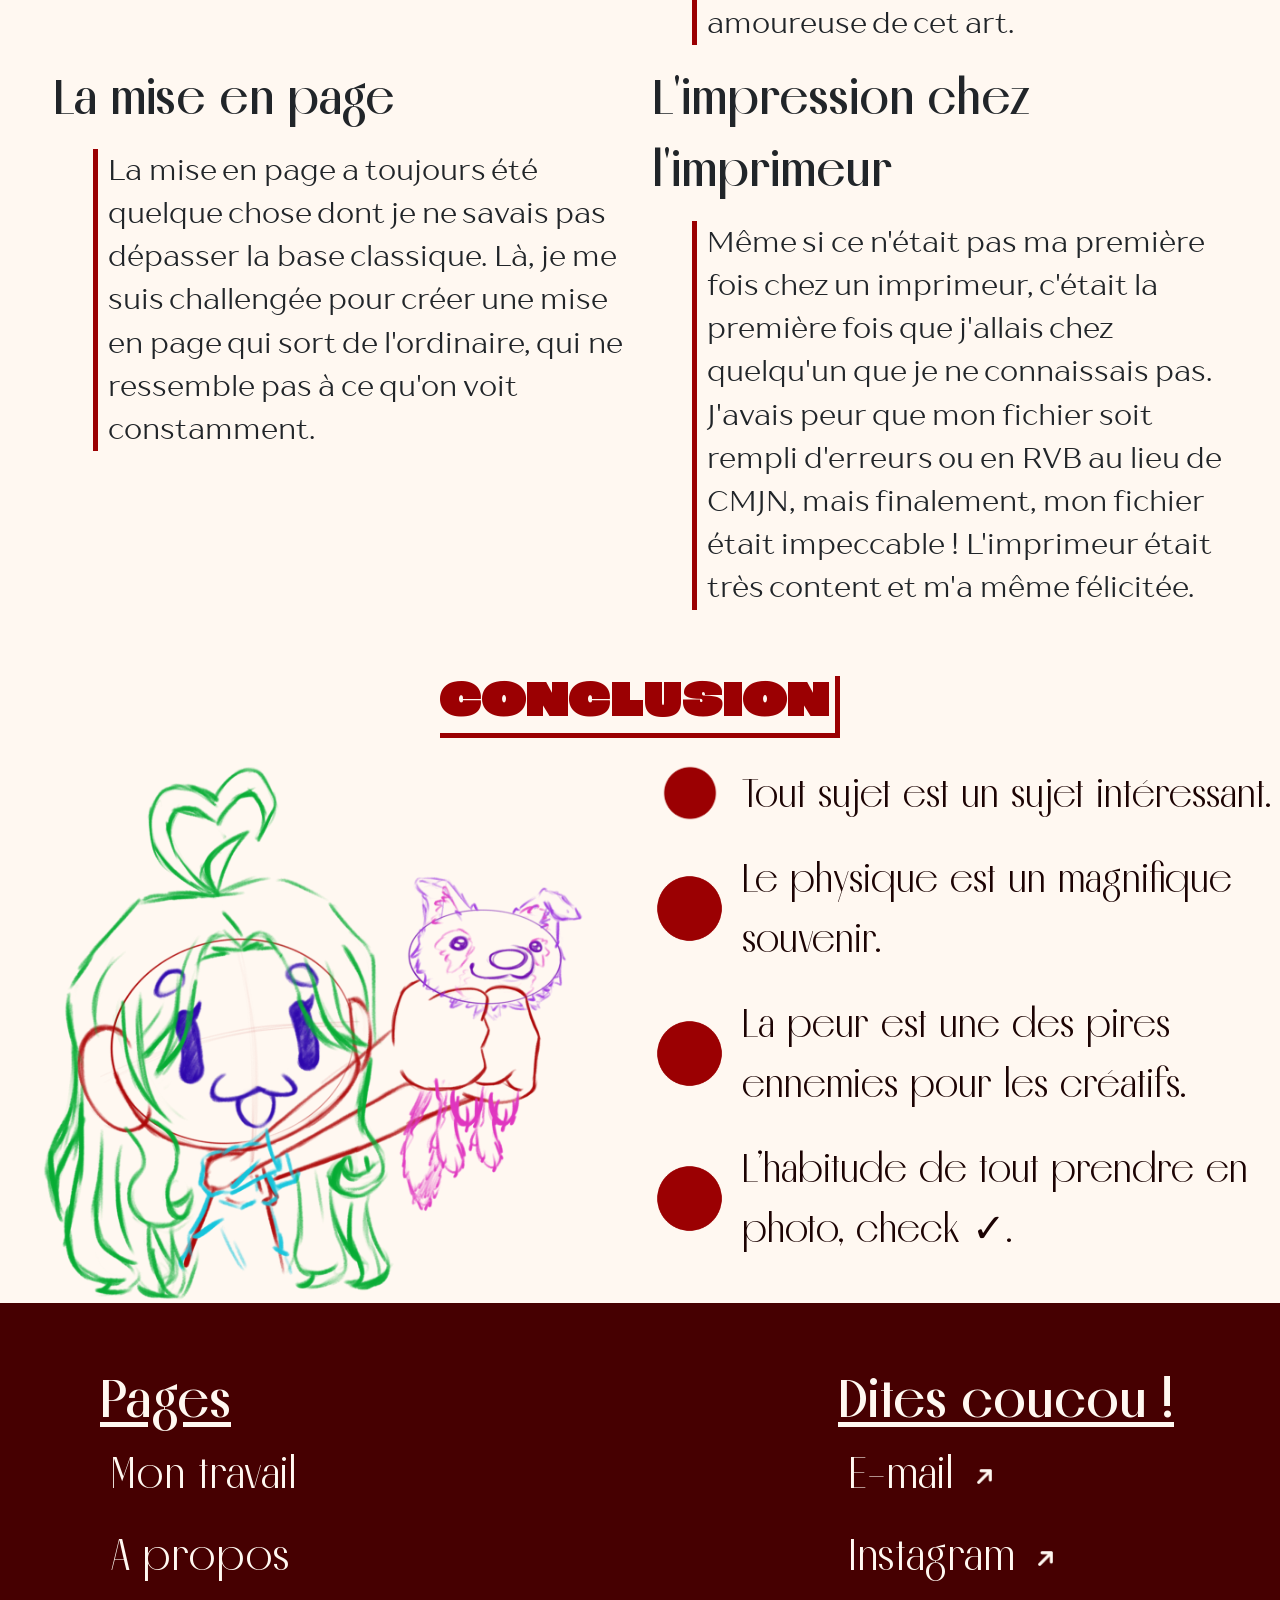
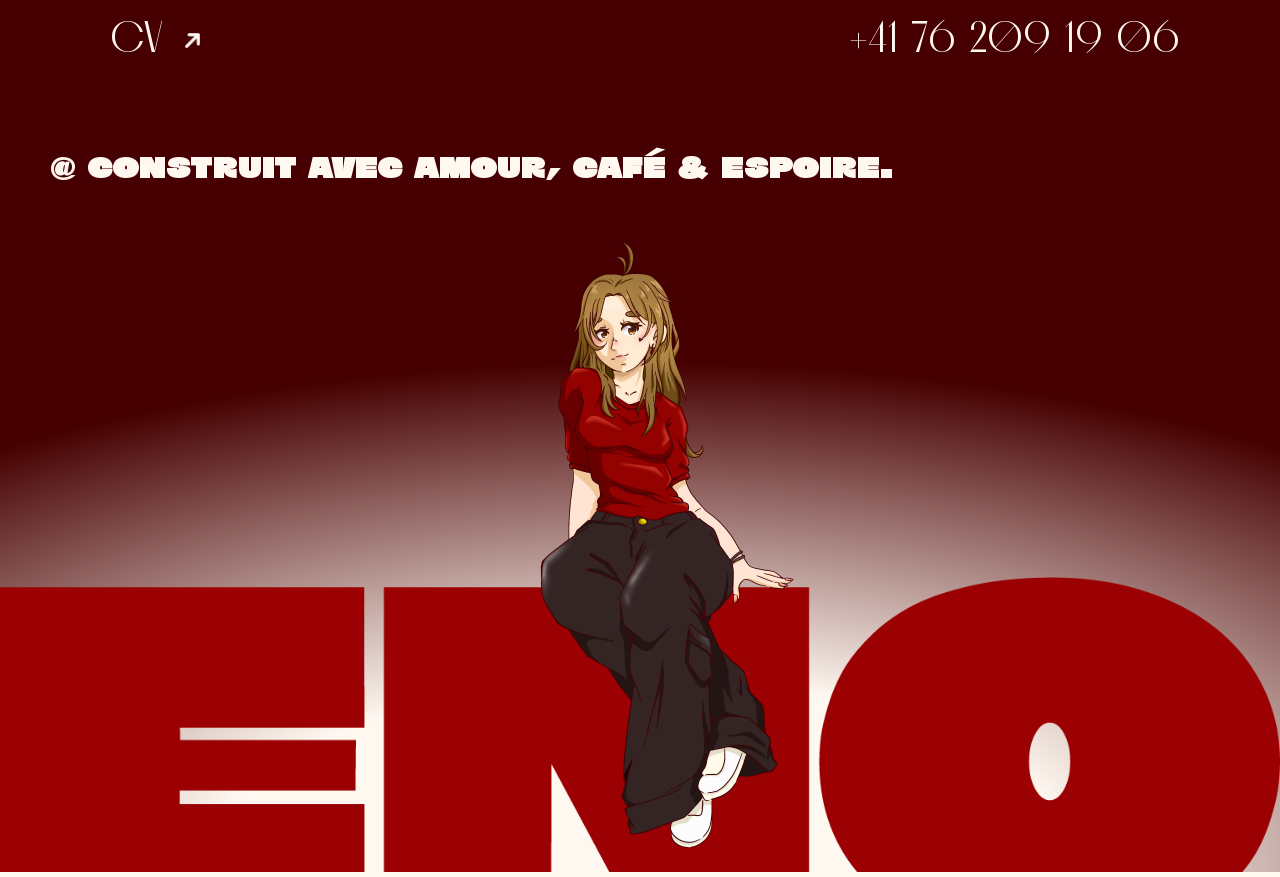
<file: journal.html>
<!doctype html>
<html lang="fr">
  <head>
    <meta charset="utf-8">
    <meta name="viewport" content="width=device-width, initial-scale=1">
    <title>Eno - Journal Photo</title>
    <link href="https://cdn.jsdelivr.net/npm/bootstrap@5.3.3/dist/css/bootstrap.min.css" rel="stylesheet" integrity="sha384-QWTKZyjpPEjISv5WaRU9OFeRpok6YctnYmDr5pNlyT2bRjXh0JMhjY6hW+ALEwIH" crossorigin="anonymous">
	  <link href="css/style.css" rel="stylesheet" type="text/css">
  </head>
<body>
      <header>
      <div class="navbar-mobile">
      <div class="logo"><a href="index.html"><img src="img/LOGO-eno.png"></a></div>
      <button class="menu-burger" id="menuToggle">☰</button>
    </div>
 
  <div class="mobile-menu" id="mobileMenu">
        <button class="close-btn" id="closeMenu">✕</button>
      <div class="navigation">
        <ul>
          <li><a href="travaux.html" class="links">Mes travaux</a></li>
          <li><a href="propos.html" class="links">À propos</a></li>
        </ul>
        <div class="menu2">
            <div class="menu-content">
                <p>Contact</p>
                <p>+41/76 209 19 06</p>
                <p>eno.contact@gmail.com</p>
                <p>eno_19</p>
                <div class="droit-auteur"><p>@ Construit avec amour, café & espoire.</p></div>
            </div>
        </div>
      </div>
    </div>

<nav class="navbar-desktop">
        <div class="logo"><a href="index.html"><img src="img/LOGO-eno.png"></a></div>
        <div>
          <nav class="lien">
              <a href="travaux.html">Mes travaux</a>
              <a href="propos.html">À propos</a>
          </nav>
        </div>
    </nav>
  </header> 
    <main>
        <section class="work-head">
            <img class="work-fond" src="img/couverture.png" alt="journal-photo-couverture">

            <div class="row">
                <div class="col-md-6">
                    <h1 class="titre">Journal photo</h1>
                    <h2 class="date">11/09/2025</h2>
                </div>
                <div class="col-md-6">
                    <h3 class="sujet">Photo/Design</h3>
                    <p>Le but ? Créer un journal photo qui résume notre été avec un sujet personnelle qu’on choisi et ensuite créer une composition pour pouvoir présenter nos photos dans un journal à imprimer par nos soins.</p>
                </div>
            </div>
        </section>

        <section class="info-pratique">
        <h2>Infos pratiques</h2>
        <div class="txt-pad">
          <div class="row">
              <div class="col-md-6">
                  <a href="doc/journal photo_Enora_Aellen.pdf" target="_blank">
                      <p>PDF de mon journal photo <img src="img/fleche-link-red.png"></p>
                  </a>
              </div>
              <div class="col-md-6">
                  <h3>Ce projet nous a été lancé durant la fin de la <span class="bold">3ème</span>, les élèves ayant un stage devait réaliser un rapport de stage alors que les autres élèves devait partager leurs vacances. Le projet à été rendu en début d’année de <span class="bold">4ème année</span> et créer sur <span class="bold">InDesign</span>.</h3>
              </div>
          </div>
        </div>
    </section>

            <section class="pourquoi">
            <h2>Pourquoi ?</h2>
            <div class="txt-pad">
              <div class="row">
                  <p class="col-md-6">N'ayant pas eu de stage, je devais créer un journal photo avec un thème et une approche systématique. Ce n'était pas facile de trouver le sujet de mon journal. Après de nombreuses discussions avec ma professeure, nous avons conclu que mon sujet serait ma chienne Tinka et que le thème serait le deuil, puisque quelques semaines avant, j'avais perdu une autre chienne, Plumme.</p>
                  <p class="col-md-6">Ce journal deviendrait un recueil documentant comment je vis mon deuil auprès de Tinka et comment nous évoluons ensemble. À travers les photographies, j'ai voulu capturer nos moments partagés et montrer comment, malgré la perte, la vie continue et se transforme.</p>
              </div>
            </div>
        </section>

    <section class="realisation">
            <h2>Réalisation</h2>
            <div class="txt-pad">
              <h3>Pour réaliser ce projet ce n'était pas de tout repos !</h3>
              <div class="row">
                  <div>
                      <p class="number">1.</p>
                      <p class="txt">Pour sa réalisation, je prenais des photos quotidiennement de ma chienne. Dans le journal, je regroupais les événements par semaine pour créer une narration linéaire et une timeline facile à suivre.</p>
                  </div>
                  <div>
                      <p class="number">2.</p>
                      <p class="txt">J'ai pris la liberté d'introduire mes autres animaux dans le journal, pour montrer que j'ai toujours vécu auprès des animaux et qu'ils sont bien plus qu'un simple animal pour moi. Ils représentaient une continuité dans mon histoire personnelle.</p>
                  </div>
                  <div>
                      <p class="number">3.</p>
                      <p class="txt">J'ai imprimé le journal dans un format intermédiaire entre A5 et A4, ce qui lui donne une allure de journal intime. Cette taille intimiste renforçait le caractère personnel et confidentiel du projet.</p>
                  </div>
                  <div>
                      <p class="number">4.</p>
                      <p class="txt">Au moment de l'impression, j'ai vérifié attentivement avec l'imprimeur que mon fichier était correct avec sans erreur et c'était le cas ! Cette étape finale m'a permis de m'assurer que le résultat correspondait exactement à ma vision.</p>
                  </div>
                  <div>
                      <img>
                  </div>
              </div>
            </div>
    </section>


    <section>
      <h2>Au finale ?</h2>
      <div class="txt-pad">
        <h3>Au début du projet, j'étais réticente à explorer le thème que ma professeure m'a proposé.</h3>
        <div class="row">
          <div class="col-md-6">
             <p>Je n'avais pas envie de me centrer sur moi-même et sur ma souffrance personnelle. Mais à la fin, j'ai été soulagée d'avoir eu un support où je pouvais me confier, exprimer mes pensées et ce que je ressentais profondément.<br>Je suis vraiment contente d'avoir choisi ce thème plutôt qu'un autre.</p>
          </div>
          <div class="col-md-6">
            <p>Au-delà de la création du journal lui-même, ce projet m'a permis de me prouver que je pouvais créer de bonnes mises en page sur InDesign. J'ai appris à équilibrer les textes, les images et les espaces blancs de manière cohérente, ce qui a renforcé ma confiance en mes capacités de designer.</p>
          </div>
        </div>
        <div class="txt-journal">
          <p>Finalement, ce projet a été bien plus qu'un simple travail scolaire : c'était un véritable voyage personnel où la création visuelle m'a aidée à traiter mon deuil et à célébrer la présence de Tinka dans ma vie.</p>
        </div>
      </div>
    </section>

    <section class="retiens">
            <h2>Je retiens quoi ?</h2>
            <div class="txt-pad">
                <h3>De grande leçon.</h3>
                <div class="row">
                    <div class="col-md-6">
                        <p class="retiens-title">L’appréhension</p>
                        <p class="retiens-texte">Appréhender quelque chose n'est pas nécessairement mauvais, mais j'ai compris que ça me bloquait beaucoup dans mon travail. J'ai réalisé qu'il faut que je rationalise mes peurs, surtout pour les projets personnels qui me demandent de me surpasser.</p>
                    </div>
                    <div class="col-md-6">
                        <p class="retiens-title">L’amour de la photographie</p>
                        <p class="retiens-texte">Je pensais que la vidéo était mon domaine de prédilection depuis mon arrivée à l'école, mais finalement, j'aime énormément faire de la photographie. J'adore chercher la composition parfaite et retoucher les images si besoin. Avoir ma chienne Tinka comme sujet ne pouvait que me rendre encore plus amoureuse de cet art.</p>
                    </div>
                    <div class="col-md-6">
                        <p class="retiens-title">La mise en page</p>
                        <p class="retiens-texte">La mise en page a toujours été quelque chose dont je ne savais pas dépasser la base classique. Là, je me suis challengée pour créer une mise en page qui sort de l'ordinaire, qui ne ressemble pas à ce qu'on voit constamment.</p>
                    </div>
                    <div class="col-md-6">
                        <p class="retiens-title">L'impression chez l'imprimeur</p>
                        <p class="retiens-texte">Même si ce n'était pas ma première fois chez un imprimeur, c'était la première fois que j'allais chez quelqu'un que je ne connaissais pas. J'avais peur que mon fichier soit rempli d'erreurs ou en RVB au lieu de CMJN, mais finalement, mon fichier était impeccable ! L'imprimeur était très content et m'a même félicitée.</p>
                    </div>
                </div>
            </div>
</section>

<section class="conclusion">
            <h2>conclusion</h2>
            <div class="row">
                <div class="col-6">
                    <img src="img/illu-tinka.png">
                </div>
                <div class="col-6">
                    <ul class="liste">
                        <li>Tout sujet est un sujet intéressant.</li>
                        <li>Le physique est un magnifique souvenir.</li>
                        <li>La peur est une des pires ennemies pour les créatifs.</li>
                        <li>L’habitude de tout prendre en photo, check ✓.</li>
                    </ul>
                </div>
            </div>
</section>

    </main>

    <footer>
      <div class="menu-footer">

        <div>
          <h4>Pages</h4>
          <ul>
            <li><a href="travaux.html">Mon travail</a></li>
            <li><a href="propos.html">A propos</a></li>
            <li><a href="#">CV <img src="img/fleche-link.png"></a></li>
          </ul>
        
        </div>

        <div>
          <h4>Dites coucou !</h4>
          <ul>
            <li><a href="#">E-mail <img src="img/fleche-link.png"></a></li>
            <li><a href="https://www.instagram.com/eno._studio/" target="_blank">Instagram <img src="img/fleche-link.png"</a></li>
            <li><a href="#">+41 76 209 19 06</a></li>
          </ul>
        </div>
      </div>

      <div class="droit-auteur"><p>@ Construit avec amour, café & espoire.</p></div>

      <div class="footer-bottom">
        <img src="img/illu-eno.png" class="eno-img">
        <img src="img/LOGO-eno.png" class="logo-footer">
      </div>

    </footer>

    <script src="https://cdn.jsdelivr.net/npm/bootstrap@5.3.3/dist/js/bootstrap.bundle.min.js" integrity="sha384-YvpcrYf0tY3lHB60NNkmXc5s9fDVZLESaAA55NDzOxhy9GkcIdslK1eN7N6jIeHz" crossorigin="anonymous"></script>
	  <script type="text/javascript" src="js/custom.js"></script>
  </body>
</html>
</file>
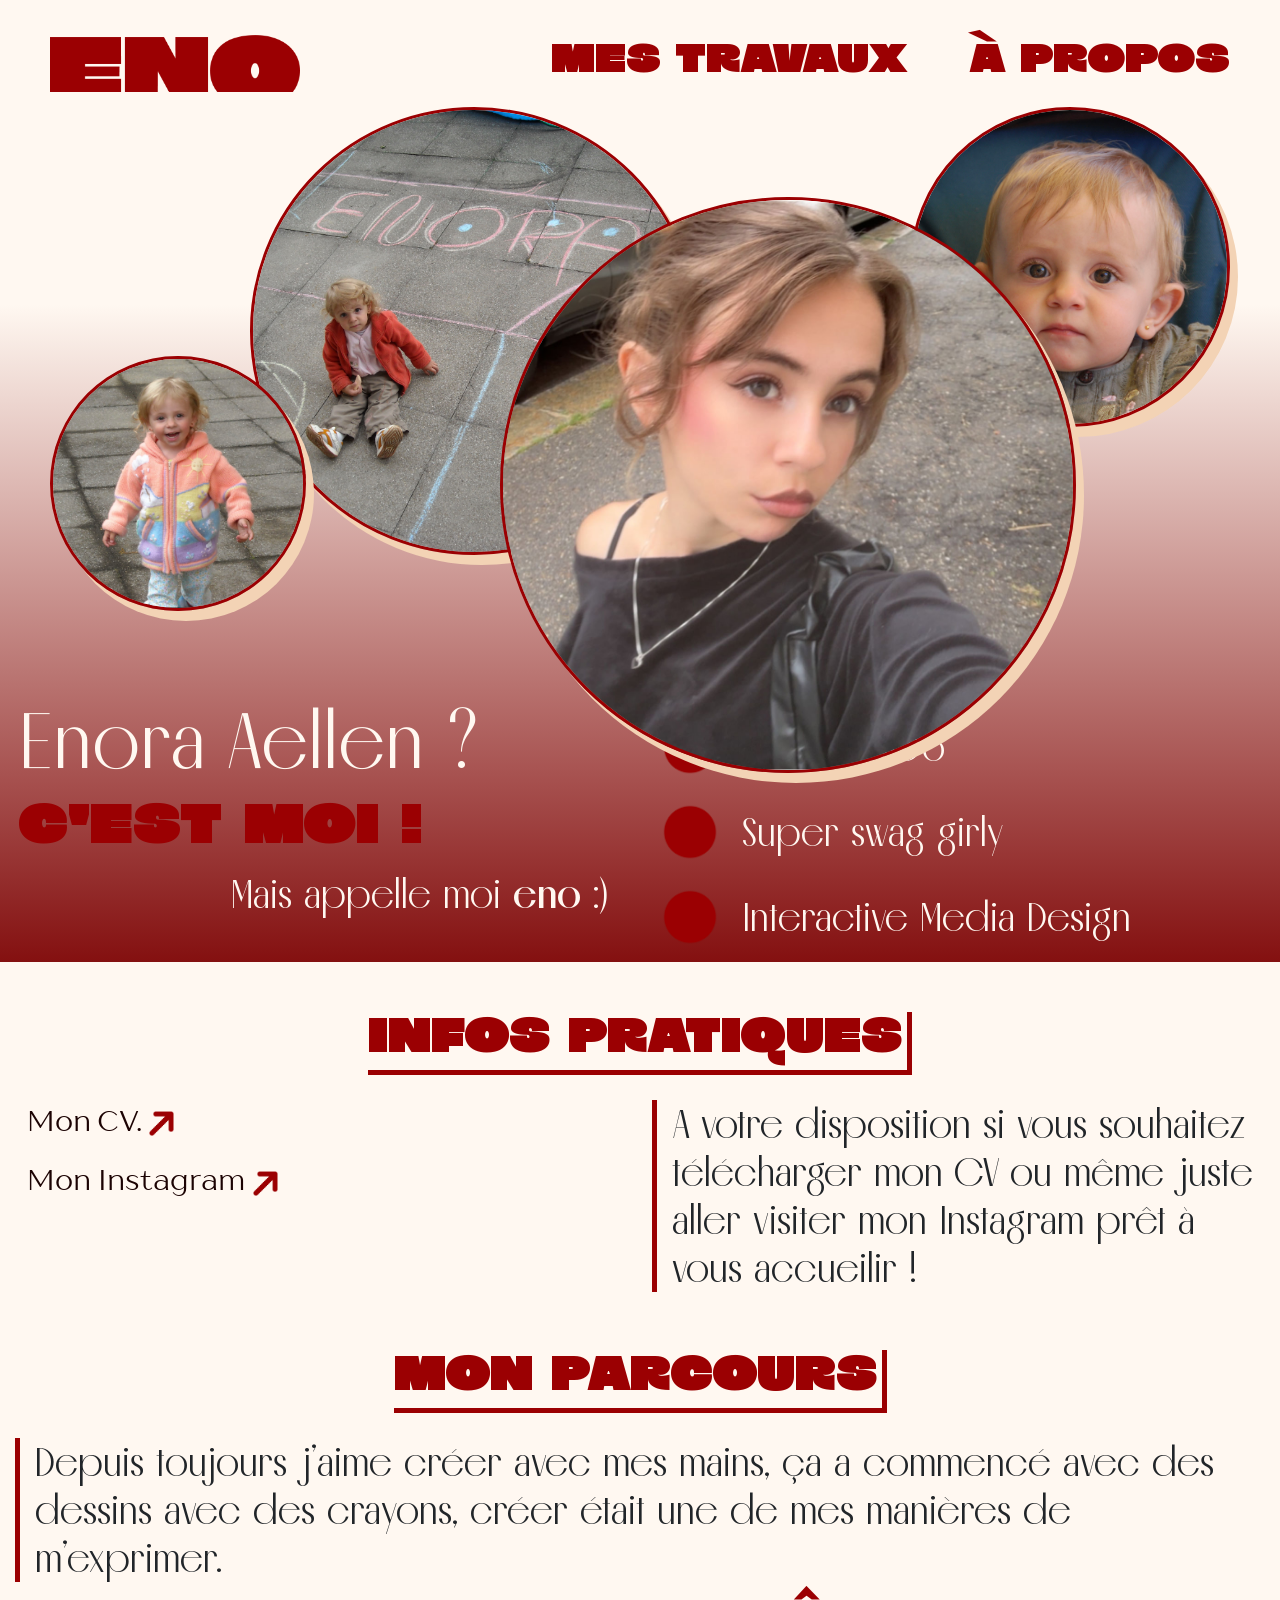
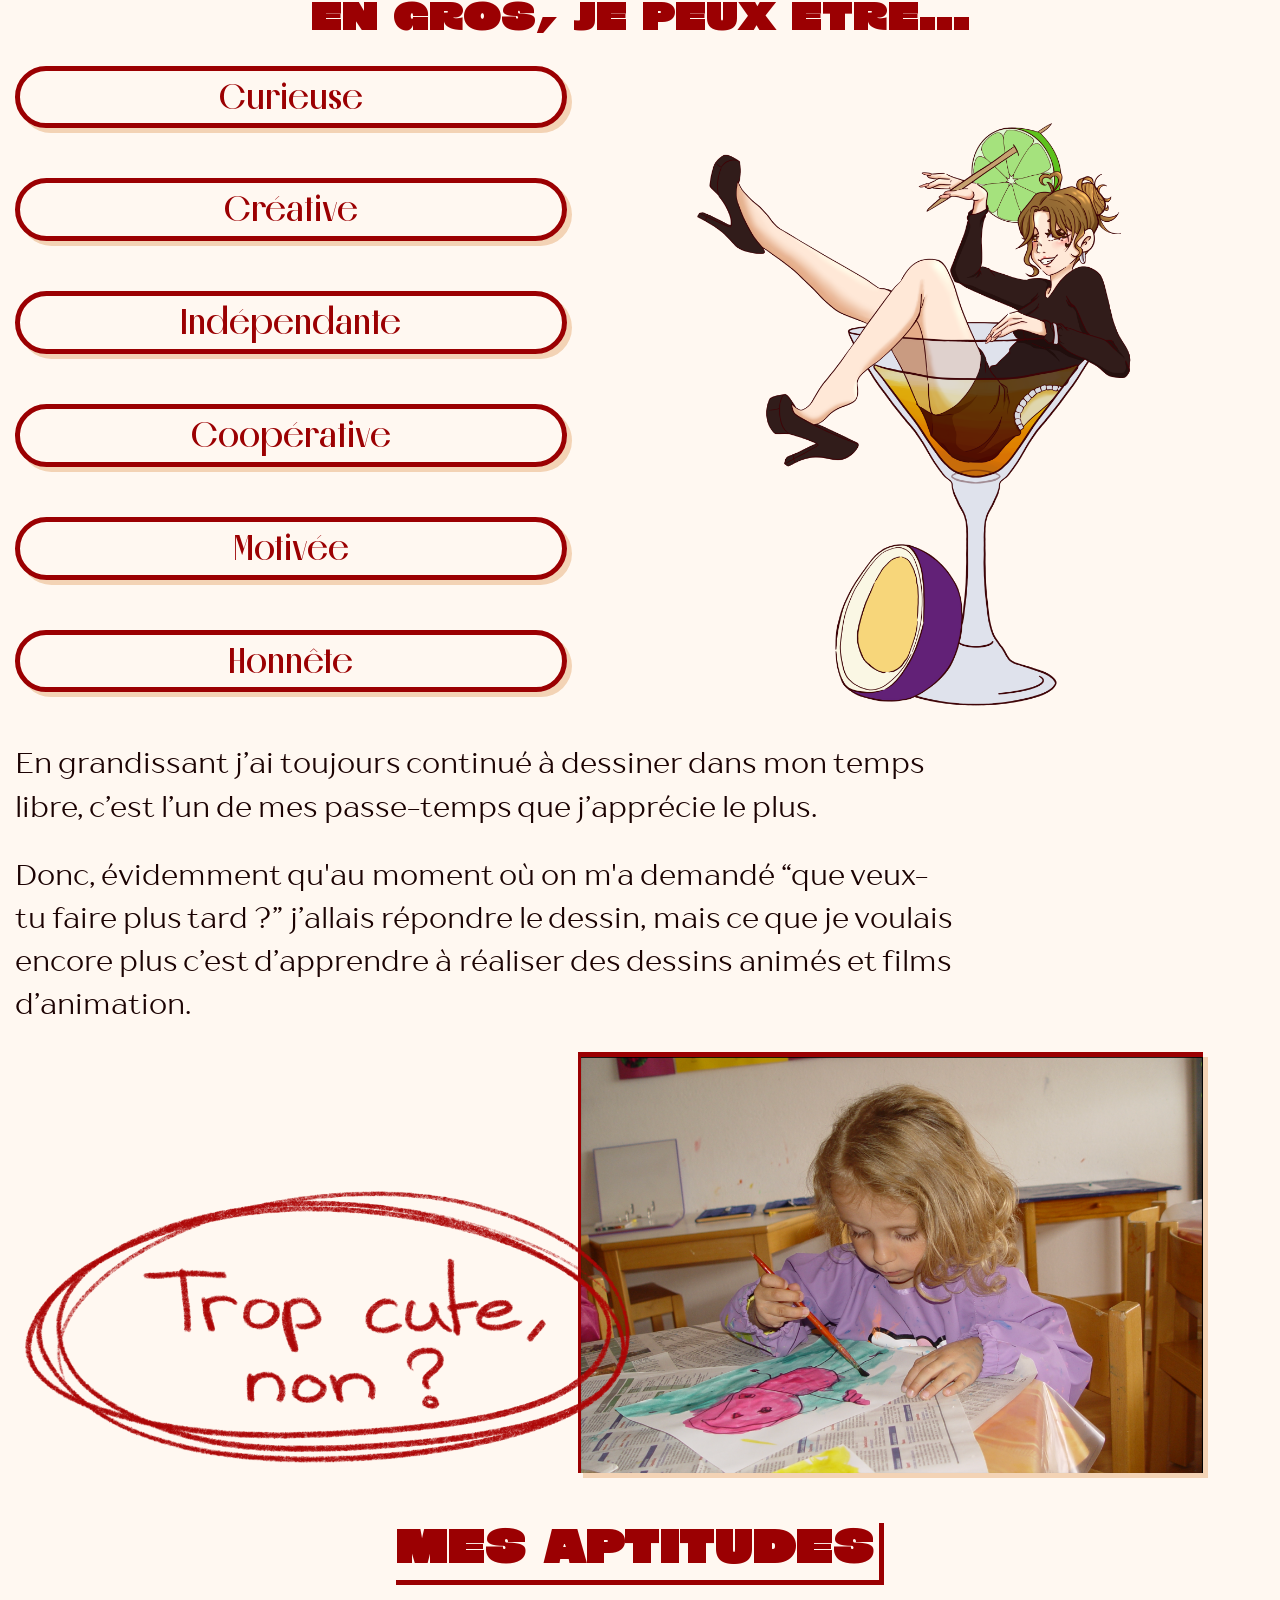
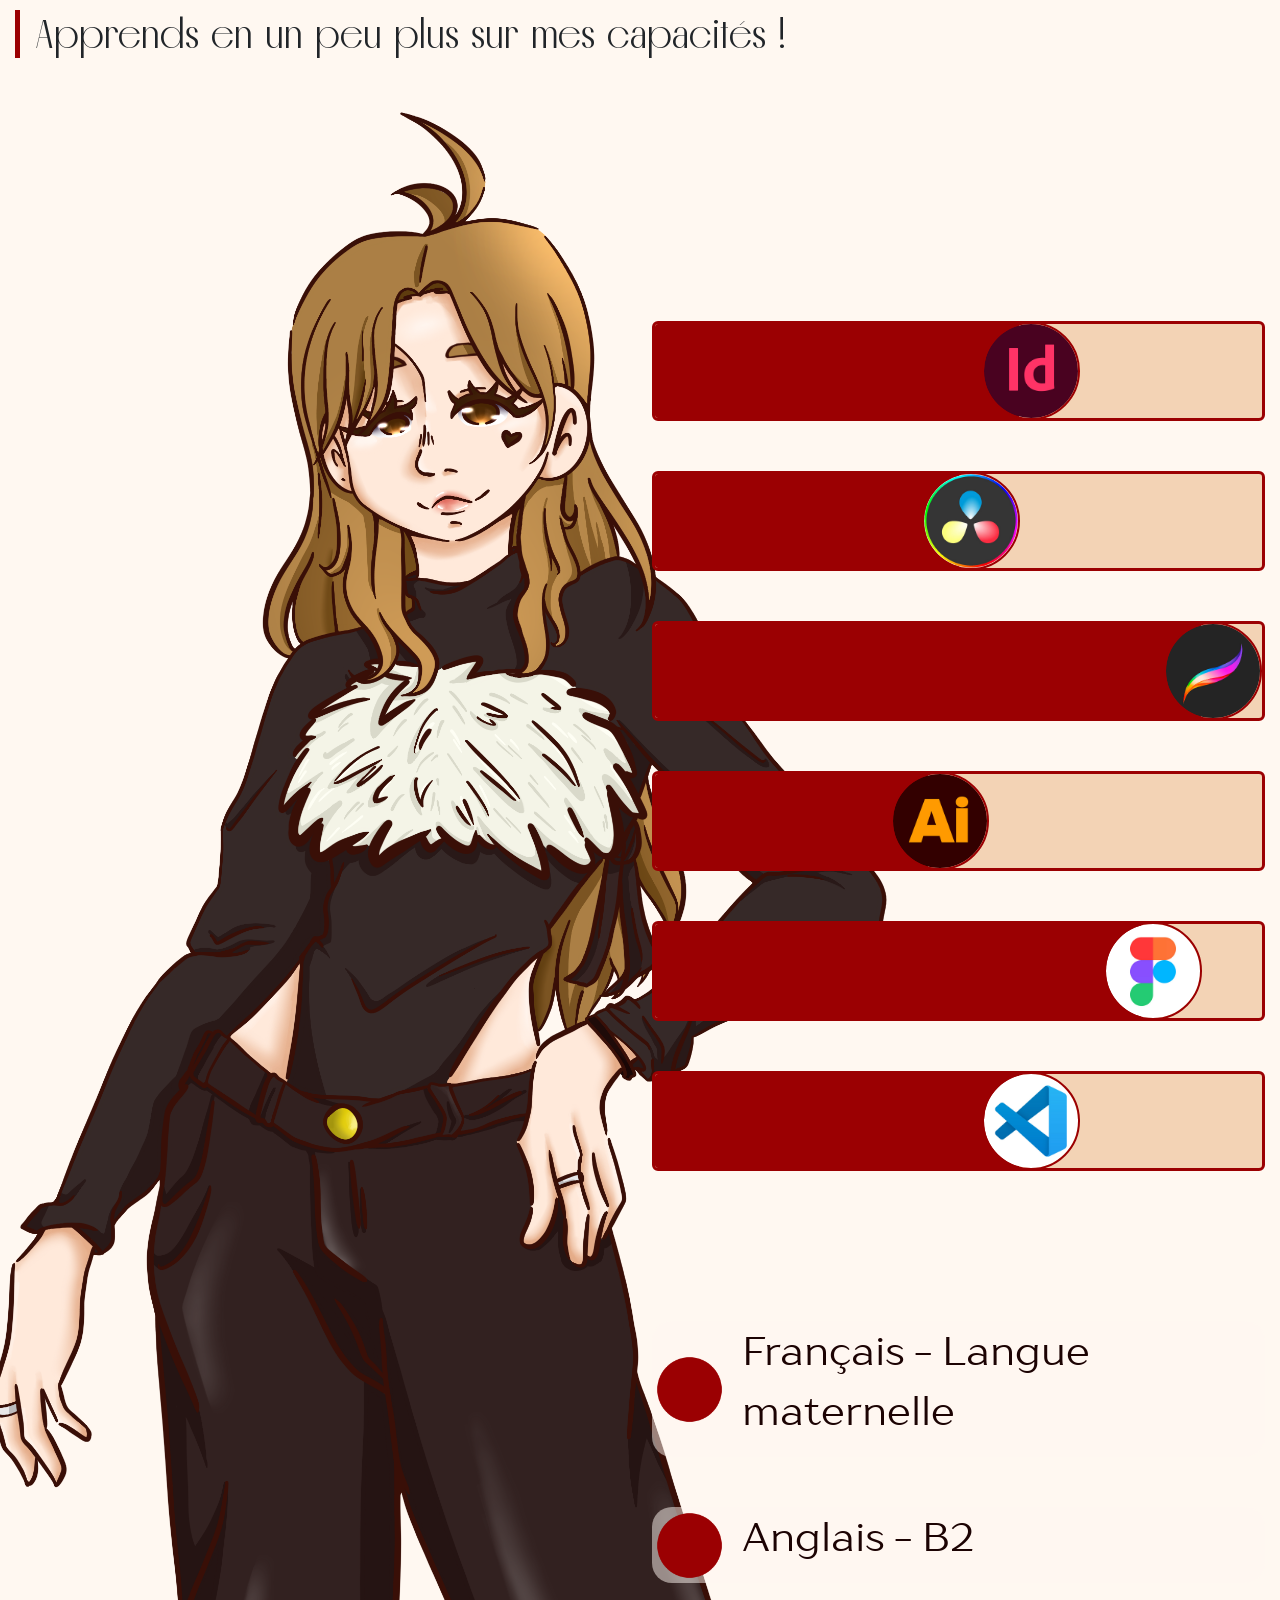
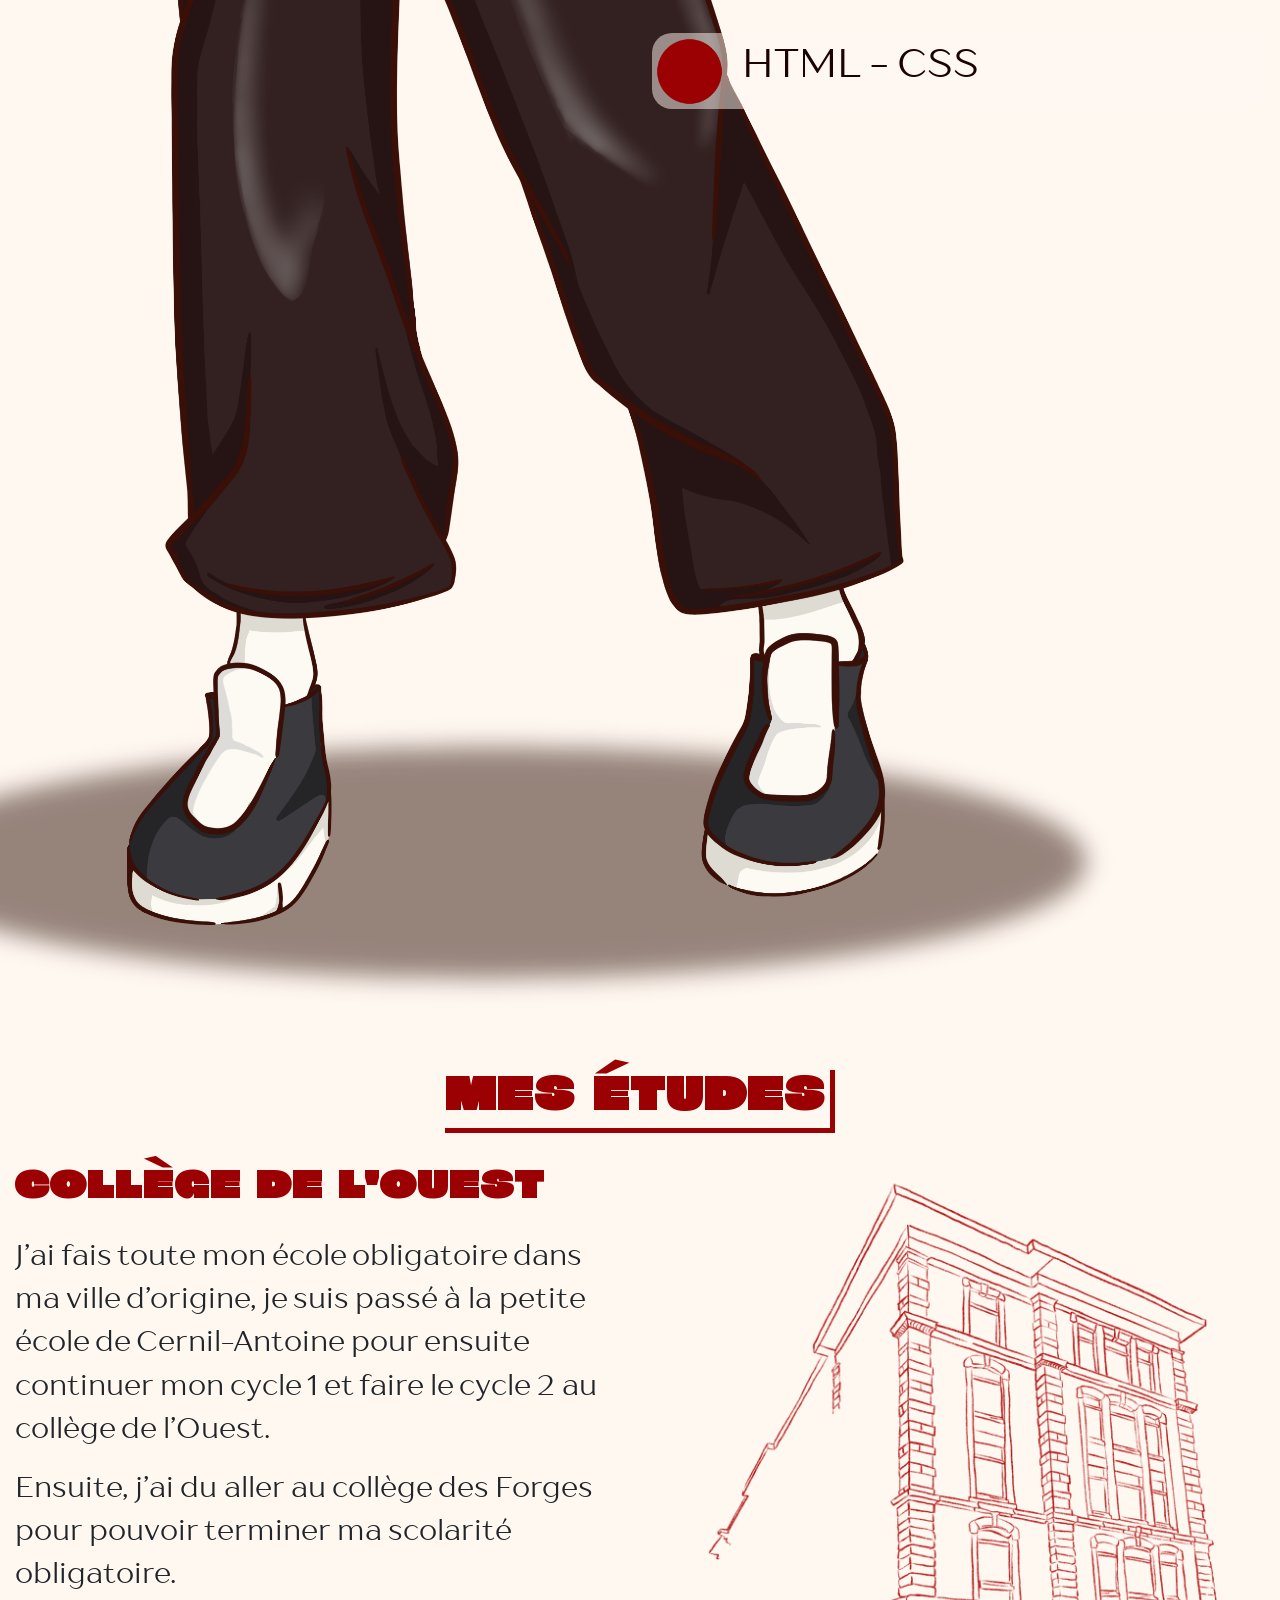
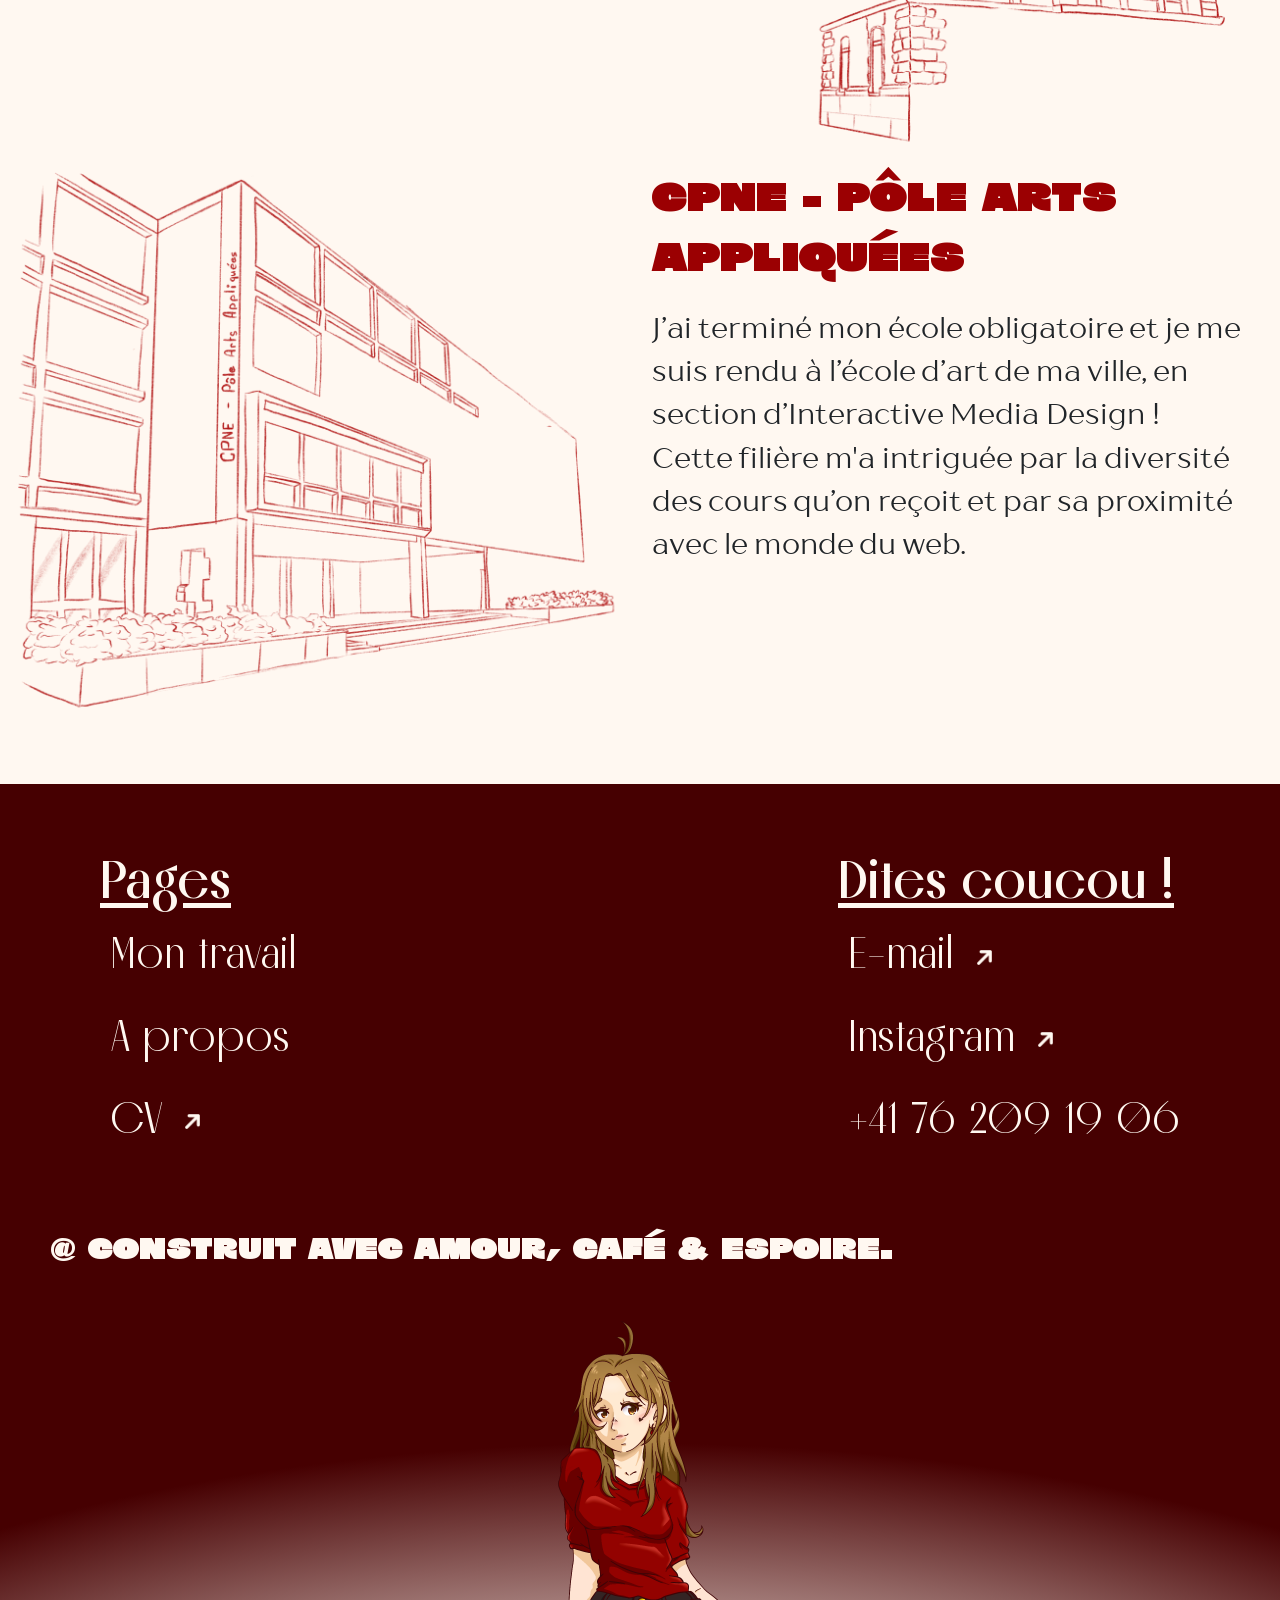
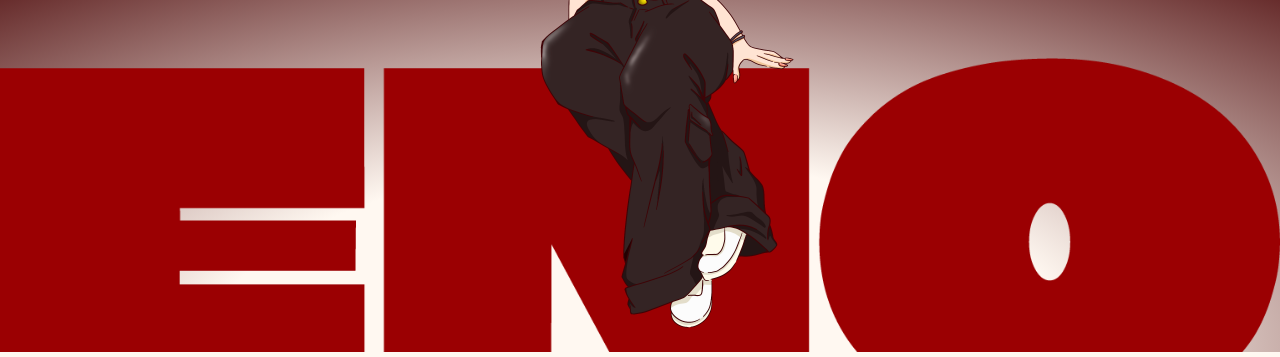
<file: propos.html>
<!doctype html>
<html lang="fr">
  <head>
    <meta charset="utf-8">
    <meta name="viewport" content="width=device-width, initial-scale=1">
    <title>Eno - À propos</title>
    <link href="https://cdn.jsdelivr.net/npm/bootstrap@5.3.3/dist/css/bootstrap.min.css" rel="stylesheet" integrity="sha384-QWTKZyjpPEjISv5WaRU9OFeRpok6YctnYmDr5pNlyT2bRjXh0JMhjY6hW+ALEwIH" crossorigin="anonymous">
	  <link href="css/style.css" rel="stylesheet" type="text/css">
  </head>
  <body>

     <header>
      <div class="navbar-mobile">
      <div class="logo"><a href="index.html"><img src="img/LOGO-eno.png"></a></div>
      <button class="menu-burger" id="menuToggle">☰</button>
    </div>
 
  <div class="mobile-menu" id="mobileMenu">
        <button class="close-btn" id="closeMenu">✕</button>
      <div class="navigation">
        <ul>
          <li><a href="travaux.html" class="links">Mes travaux</a></li>
          <li><a href="propos.html" class="links">À propos</a></li>
        </ul>
        <div class="menu2">
            <div class="menu-content">
                <p>Contact</p>
                <p>+41/76 209 19 06</p>
                <p>eno.contact@gmail.com</p>
                <p>eno_19</p>
                <div class="droit-auteur"><p>@ Construit avec amour, café & espoire.</p></div>
            </div>
        </div>
      </div>
    </div>

<nav class="navbar-desktop">
        <div class="logo"><a href="index.html"><img src="img/LOGO-eno.png"></a></div>
        <div>
          <nav class="lien">
              <a href="travaux.html">Mes travaux</a>
              <a href="propos.html">À propos</a>
          </nav>
        </div>
    </nav>
  </header>

  <head>
    <section class="head-propos">
        <div class="head-img">
            <div>
                <img src="img/baby-eno.jpg" class="eno1">
            </div>
            <div>
                <img src="img/baby-eno3.jpg" class="eno2">
            </div>
            <div>
                <img src="img/eno.jpg" class="eno3">
            </div>
            <div>
                <img src="img/baby-eno2.jpg" class="eno4">
            </div>
        </div>
        <div class="head-intro row">
            <div class="col-md-6">
                <div class="txt-pad">
                    <h1>Enora Aellen ?</h1>
                    <h2>C'est moi !</h2>
                    <p>Mais appelle moi <span class="bold">eno</span> :)</p>
                </div>
            </div>
            <div class="liste col-md-6">
                <ul>
                    <li>19.06.2006</li>
                    <li>Super swag girly</li>
                    <li>Interactive Media Design</li>
                </ul>
            </div>
        </div>
    </section>
  </head>

  <main>
     <section class="info-pratique">
        <h2>Infos pratiques</h2>
        <div class="row">
            <div class="col-md-6 lien-info">
                <a href="#">
                    <p>Mon CV. <img src="img/fleche-link-red.png"></p>
                </a>
                <a href="https://www.instagram.com/eno._studio/" target="_blank">
                    <p>Mon Instagram <img src="img/fleche-link-red.png"></p>
                </a>
            </div>
            <div class="col-md-6">
                <h3>A votre disposition si vous souhaitez télécharger mon CV ou même juste aller visiter mon Instagram prêt à vous accueilir !</h3>
            </div>
        </div>
    </section>

    <section class="parcours">
        <h2>Mon Parcours</h2>
        <h3>Depuis toujours j’aime créer avec mes mains, ça a commencé avec des dessins avec des crayons, créer était une de mes manières de m’exprimer.</h3>
        <p class="phrase">En gros, je peux être...</p>
        <div class="row">
            <div class="cellule col-6">
                <ul>
                    <li>Curieuse</li>
                    <li>Créative</li>
                    <li>Indépendante</li>
                    <li>Coopérative</li>
                    <li>Motivée</li>
                    <li>Honnête</li>
                </ul>
            </div>
            <div class="col-6 cont-cock">
                <img class="cocktail" src="img/illu-cocktail.png" alt="illustration cocktail">
            </div>
        </div>

        <div class="txt-passer">
            <p>En grandissant j’ai toujours continué à dessiner dans mon temps libre, c’est l’un de mes passe-temps que j’apprécie le plus.</p>
            <p>Donc, évidemment qu'au moment où on m'a demandé “que veux-tu faire plus tard ?” j’allais répondre le dessin, mais ce que je voulais encore plus c’est d’apprendre à réaliser des dessins animés et films d’animation.</p>
            <div class="img-draw">
                <div><img src="img/draw-eno.png" alt="photo-moi-dessin" class="moi-draw"></div>
                <div class="note-cute"><img src="img/note-4.png"></div>
            </div>
        </div>
    </section>

    <section class="aptitude">
        <h2>Mes Aptitudes</h2>
        <h3>Apprends en un peu plus sur mes capacités !</h3>

        <div class="row">
            <div class="col-6">
                <img src="img/illu-standUp.png" class="illu-up">
            </div>
            <div class="col-6" style="margin-top: 20%;">
                <div class="progress">
                    <div class="progress-fill" style="width: 60%;"></div>
                    <img class="progress-badge" src="img/icone/InDesign.jpg" alt="badge">
                </div>
                
                <div class="progress">
                    <div class="progress-fill" style="width: 50%;"></div>
                    <img class="progress-badge" src="img/icone/DaVinci.jpg" alt="badge">
                </div>

                <div class="progress">
                    <div class="progress-fill" style="width: 90%; height: auto;"></div>
                    <img class="progress-badge" src="img/icone/procreate.jpg" alt="badge">
                </div>

                <div class="progress">
                    <div class="progress-fill" style="width: 45%; height: auto;"></div>
                    <img class="progress-badge" src="img/icone/illuatrator.jpg" alt="badge">
                </div>

                <div class="progress">
                    <div class="progress-fill" style="width: 80%; height: auto;"></div>
                    <img class="progress-badge" src="img/icone/figma.jpg" alt="badge">
                </div>

                <div class="progress">
                    <div class="progress-fill" style="width: 60%; height: auto;"></div>
                    <img class="progress-badge" src="img/icone/visual studio code.jpg" alt="badge">
                </div>

                <div class="liste">
                    <ul>
                        <li><p>Français - Langue maternelle</p></li>
                        <li><p>Anglais - B2</p></li>
                        <li><p>HTML - CSS</p></li>
                    </ul>
                </div>
            </div>
        </div>
    </section>

    <section class="etude">
        <h2>Mes études</h2>
        <div class="row">
            <div class="col-6">
                <p class="titre-etude">Collège de l'Ouest</p>
                <p>J’ai fais toute mon école obligatoire dans ma ville d’origine, je suis passé à la petite école de Cernil-Antoine pour ensuite continuer mon cycle 1 et faire le cycle 2 au collège de l’Ouest.</p>
                <p>Ensuite, j’ai du aller au collège des Forges pour pouvoir terminer ma scolarité obligatoire.</p>
            </div>
            <div class="col-6">
                <img src="img/bat-Ouest.png">
            </div>
        </div>

        <div class="row">
            <div class="col-6">
                <img src="img/bat-CPNE.png">
            </div>
            <div class="col-6">
                <p class="titre-etude">CPNE - Pôle Arts Appliquées</p>
                <p>J’ai terminé mon école obligatoire et je me suis rendu à l’école d’art de ma ville, en section d’Interactive Media Design !<br>Cette filière m'a intriguée par la diversité des cours qu’on reçoit et par sa proximité avec le monde du web.</p>
            </div>
        </div>
    </section>

  </main>


  <footer>
      <div class="menu-footer">

        <div>
          <h4>Pages</h4>
          <ul>
            <li><a href="travaux.html">Mon travail</a></li>
            <li><a href="propos.html">A propos</a></li>
            <li><a href="#">CV <img src="img/fleche-link.png"></a></li>
          </ul>
        
        </div>

        <div>
          <h4>Dites coucou !</h4>
          <ul>
            <li><a href="#">E-mail <img src="img/fleche-link.png"></a></li>
            <li><a href="https://www.instagram.com/eno._studio/" target="_blank">Instagram <img src="img/fleche-link.png"</a></li>
            <li><a href="#">+41 76 209 19 06</a></li>
          </ul>
        </div>
      </div>

      <div class="droit-auteur"><p>@ Construit avec amour, café & espoire.</p></div>

      <div class="footer-bottom">
        <img src="img/illu-eno.png" class="eno-img">
        <img src="img/LOGO-eno.png" class="logo-footer">
      </div>

    </footer>

  <script src="https://cdn.jsdelivr.net/npm/bootstrap@5.3.3/dist/js/bootstrap.bundle.min.js" integrity="sha384-YvpcrYf0tY3lHB60NNkmXc5s9fDVZLESaAA55NDzOxhy9GkcIdslK1eN7N6jIeHz" crossorigin="anonymous"></script>
	  <script type="text/javascript" src="js/custom.js"></script>
  </body>
</html>
</file>
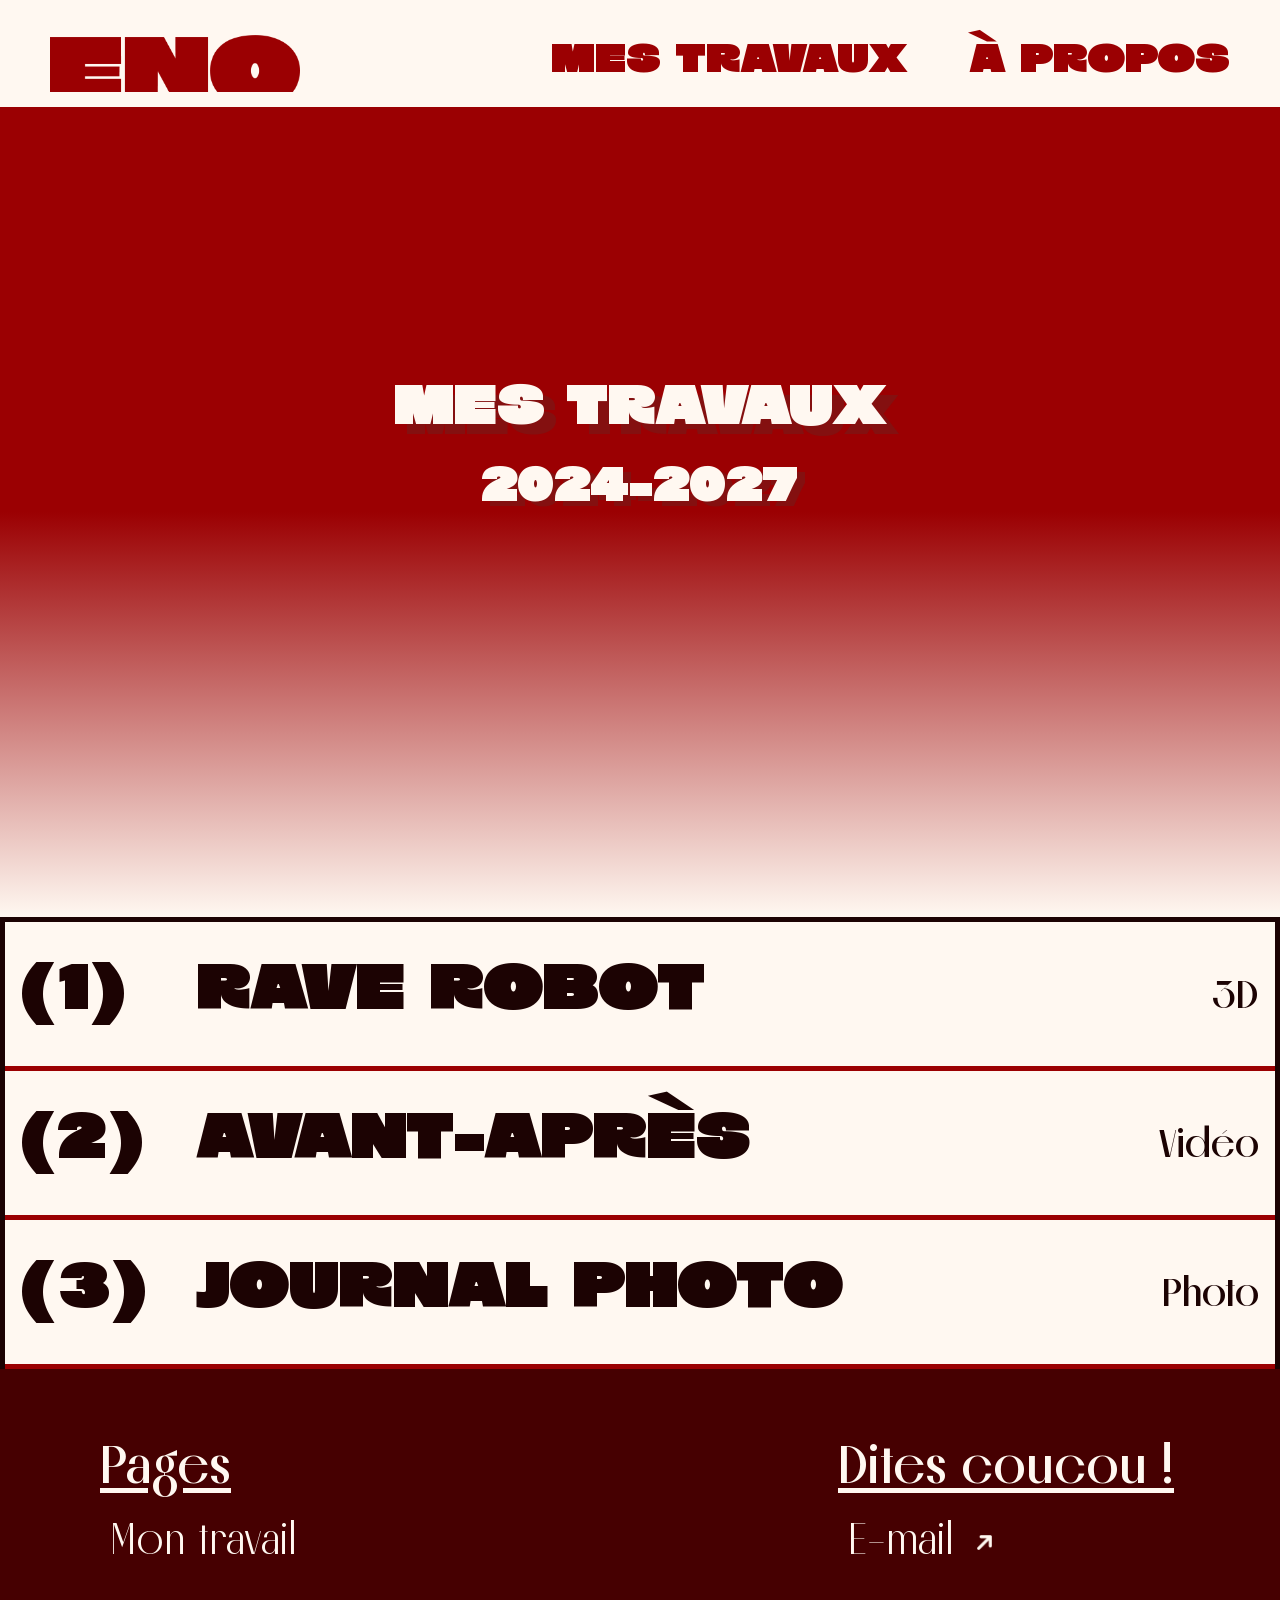
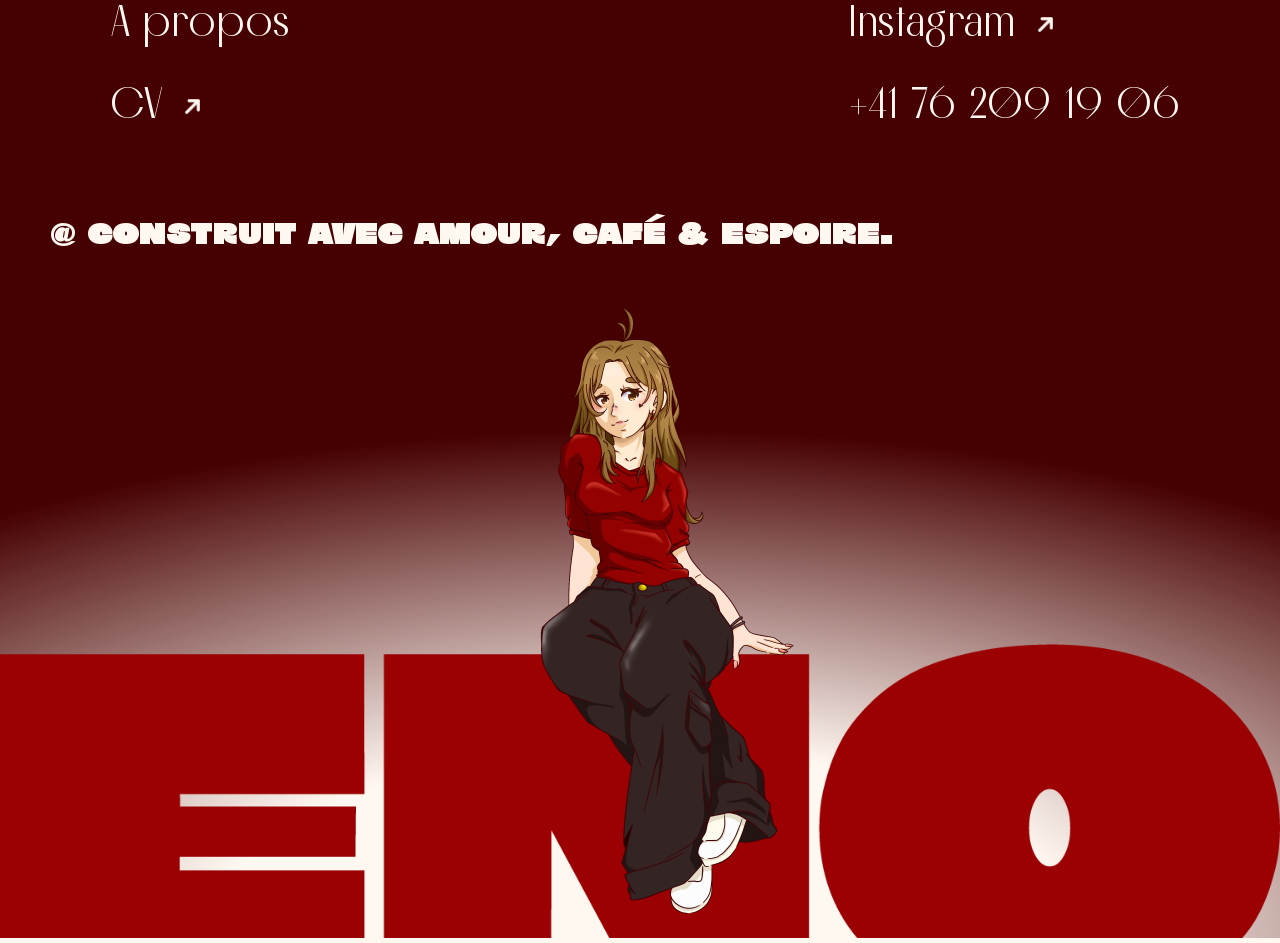
<file: travaux.html>
<!doctype html>
<html lang="fr">
  <head>
    <meta charset="utf-8">
    <meta name="viewport" content="width=device-width, initial-scale=1">
    <title>Eno - Mes travaux</title>
    <link href="https://cdn.jsdelivr.net/npm/bootstrap@5.3.3/dist/css/bootstrap.min.css" rel="stylesheet" integrity="sha384-QWTKZyjpPEjISv5WaRU9OFeRpok6YctnYmDr5pNlyT2bRjXh0JMhjY6hW+ALEwIH" crossorigin="anonymous">
	  <link href="css/style.css" rel="stylesheet" type="text/css">
  </head>
  <body>

    <header>
      <div class="navbar-mobile">
      <div class="logo"><a href="index.html"><img src="img/LOGO-eno.png"></a></div>
      <button class="menu-burger" id="menuToggle">☰</button>
    </div>
 
  <div class="mobile-menu" id="mobileMenu">
        <button class="close-btn" id="closeMenu">✕</button>
      <div class="navigation">
        <ul>
          <li><a href="travaux.html" class="links">Mes travaux</a></li>
          <li><a href="propos.html" class="links">À propos</a></li>
        </ul>
        <div class="menu2">
            <div class="menu-content">
                <p>Contact</p>
                <p>+41/76 209 19 06</p>
                <p>eno.contact@gmail.com</p>
                <p>eno_19</p>
                <div class="droit-auteur"><p>@ Construit avec amour, café & espoire.</p></div>
            </div>
        </div>
      </div>
    </div>

<nav class="navbar-desktop">
        <div class="logo"><a href="index.html"><img src="img/LOGO-eno.png"></a></div>
        <div>
          <nav class="lien">
              <a href="travaux.html">Mes travaux</a>
              <a href="propos.html">À propos</a>
          </nav>
        </div>
    </nav>
  </header>

  <main>
    <section class="head-travaux">
        <div class="rond-fond">
            <h1>Mes travaux</h1>
            <p>2024-2027</p>
        </div>
    </section>

    <section class="works">
    <a href="robot.html" class="link-work">
        <span class="work-num">(1)</span>
        <span class="work-title">Rave Robot</span>
        <span class="work-type">3D</span>
    </a>

    <a href="avant-apres.html" class="link-work">
        <span class="work-num">(2)</span>
        <span class="work-title">Avant-Après</span>
        <span class="work-type">Vidéo</span>
    </a>

    <a href="journal.html" class="link-work">
        <span class="work-num">(3)</span>
        <span class="work-title">Journal photo</span>
        <span class="work-type">Photo</span>
    </a>
</section>
  </main>

  <footer>
      <div class="menu-footer">

        <div>
          <h4>Pages</h4>
          <ul>
            <li><a href="travaux.html">Mon travail</a></li>
            <li><a href="propos.html">A propos</a></li>
            <li><a href="#">CV <img src="img/fleche-link.png"></a></li>
          </ul>
        
        </div>

        <div>
          <h4>Dites coucou !</h4>
          <ul>
            <li><a href="#">E-mail <img src="img/fleche-link.png"></a></li>
            <li><a href="https://www.instagram.com/eno._studio/" target="_blank">Instagram <img src="img/fleche-link.png"</a></li>
            <li><a href="#">+41 76 209 19 06</a></li>
          </ul>
        </div>
      </div>

      <div class="droit-auteur"><p>@ Construit avec amour, café & espoire.</p></div>

      <div class="footer-bottom">
        <img src="img/illu-eno.png" class="eno-img">
        <img src="img/LOGO-eno.png" class="logo-footer">
      </div>

    </footer>

    <script src="https://cdn.jsdelivr.net/npm/bootstrap@5.3.3/dist/js/bootstrap.bundle.min.js" integrity="sha384-YvpcrYf0tY3lHB60NNkmXc5s9fDVZLESaAA55NDzOxhy9GkcIdslK1eN7N6jIeHz" crossorigin="anonymous"></script>
	  <script type="text/javascript" src="js/custom.js"></script>
  </body>
</html>
</file>
<file: css/style.css>
@charset "UTF-8";
/* CSS Document */
/*-----FONT-----*/

@font-face {font-family: 'BigSexySans';
    src: url("../font/BigSexySans/BigSexySansRegular.woff2") format('woff2'),
        url("../font/BigSexySans/BigSexySansRegular.woff") format('woff');
    font-weight: normal;
    font-style: normal;
}

@font-face {font-family: 'TT Drugs';
    src: url("../font/TT\ Drugs/TT_Drugs_Trial_Regular.woff2") format('woff2'),
        url("../font/TT\ Drugs/TT_Drugs_Trial_Regular.woff") format('woff');
        font-weight: 400;
        font-style: normal;
}

@font-face {font-family: 'TT Drugs';
    src: url("../font/TT\ Drugs/TT_Drugs_Trial_Italic.woff2") format('woff2'),
        url("../font/TT\ Drugs/TT_Drugs_Trial_Italic.woff") format('woff');
        font-weight: 400;
        font-style: italic;
}

@font-face {font-family: 'TT Drugs';
    src: url("../font/TT\ Drugs/TT_Drugs_Trial_DemiBold.woff2") format('woff2'),
        url("../font/TT\ Drugs/TT_Drugs_Trial_DemiBold.woff") format('woff');
    font-weight: 600;
    font-style: normal;
    }

@font-face {font-family: 'TT Drugs';
    src: url("../font/TT\ Drugs/TT_Drugs_Trial_DemiBold_Italic.woff2") format('woff2'),
        url("../font/TT\ Drugs/TT_Drugs_Trial_DemiBold_Italic.woff") format('woff');
        font-weight: 600;
        font-style: italic;
}

@font-face {font-family: 'Melodrama';
    src: url("../font/melodrama/Melodrama-Regular.woff2") format('woff2'),
        url("../font/melodrama/Melodrama-Regular.woff") format('woff');
        font-weight: 400;
        font-style: normal;
}

@font-face {font-family: 'Melodrama';
    src: url("../font/melodrama/Melodrama-Semibold.woff2") format('woff2'),
        url("../font/melodrama/Melodrama-Semibold.woff") format('woff');
        font-weight: 600;
        font-style: normal;
}

/*-----FONT END-----*/

html {
  overflow-x: clip;
}

body {
  background-color: #fff8f1;
  overflow-x: clip;
  max-width: 100%;
}

*, *::before, *::after {
  box-sizing: border-box;
}

/*-----TITRE & FONTS-----*/
.bold {font-weight: 600;}

.italic {font-style: italic;}

h1 {
    font-family: 'BigSexySans';
    color: #1c0303;
    font-size: 2rem;
}

h2 {
    font-family: 'BigSexySans';
    color: #9B0002;
    border-bottom: 5px #9B0002 solid;
    border-right: 5px #9B0002 solid;
    width: fit-content;
    padding-right: 5px;
    font-size: 1.8rem;
    margin: 0 auto;
    margin-top: 50px;
    margin-bottom: 25px;
}

h3 {
    font-family: 'Melodrama';
    font-weight: 400;
    border-left: #9B0002 5px solid;
    padding-left: 15px;
    font-size: 1.3rem;
}

h4 {
    font-family: 'Melodrama';
    font-weight: 600;
    text-decoration: underline;
    text-underline-offset: 5px;

    font-size: 1.6rem;
}

p {font-size: 1.1rem;
    font-family: 'TT Drugs';
    }

/*-----TITRE & FONTS END-----*/

/*-----HEADER NAV------*/
/* Navigation mobile - menu burger plein écran */

.mobile-menu {
            position: fixed;
            top: 0;
            left: 0;
            width: 100%;
            height: 100vh;
            background-color: #460001;
            z-index: 1050;
            display: none;
            flex-direction: column;
            padding: 2rem 1rem;
            overflow-y: auto;
        }
 
        .mobile-menu.active {
            display: flex;
        }
 
        ul {
            text-align: center;
            list-style: none;
            padding-left: unset;
        }

        li a {
            text-decoration: none;
            color: #FFF8F1;
            font-size: 2rem;
            margin-bottom: 500px;
            font-family: 'BigSexySans';
        }
 
        .mobile-menu .close-btn {
            align-self: flex-end;
            background: none;
            border: none;
            color: #FFF8F1;
            font-size: 2rem;
            cursor: pointer;
            padding: 15px 30px;
            margin-bottom: 1rem;
            background-color: #9B0002;
            border-radius: 100px;
        }

.navbar-mobile {
    display: flex;
    justify-content: space-between;
    padding: 10px;
    background-color: #FFF8F1;
}    

.navigation a.links:hover, a.links:active {
    color: #9B0002;
    text-decoration: underline;
    text-decoration-thickness: 5px;
}

.navigation ul {
    margin-top: 50px;
}

.menu-burger {
    background-color: #9B0002;
    color: #FFF8F1;
    width: 50px;
    height: auto;
    border: none;
    font-size: 2rem;
}

.logo img {
    height: auto;
    max-width: 120px;
    padding-top: 20px;
}

.menu2 {
    width: 85%;
    height: 5px;
    background-color: #FFF8F1;
    margin-left: -20px;
    margin-top: 100px;
}

.menu-content {
    margin-left: 50px;
    padding-top: 50px;
    color: #FFF8F1;
}

.menu-content p {
    font-family: 'Melodrama';
    font-size: 1.5rem;
}

.menu-content p:nth-of-type(1) {
   font-size: 2rem;
   font-weight: 600;
}

.navbar-desktop {
            display: none;
            justify-content: space-between;
            background-color: #FFF8F1;
            margin: 0 50px;
            align-items: end;
            font-size: 1.5rem;
            padding: 15px 0;
        }
 
        .navbar-desktop a {
            font-family: 'BigSexySans';
            color: #9B0002 !important;
            text-decoration: none;
            transition: color 0.3s ease;
            
        }
 
        .navbar-desktop a:hover, a:active {
            text-decoration: underline;
            border: unset;
            text-underline-offset: 25%;
            text-decoration-thickness: 25%;
        }

.lien a {
    margin-left: 50px;
}
 
/*-----HEADER NAV END-----*/


/*-----FOOTER-----*/

footer {
    position: relative;
    background-color: #460001;
    color: #fff8f1;
}

.footer-bottom {
    background: #FFF8F1;
    background: radial-gradient(90% 75% at 50% 100%, #FFF8F1 37.5%, #460001 100%);
}

.menu-footer {
    display: flex;
    justify-content: space-between;
    margin: 0 20px;
    padding-top: 5%;
}

.menu-footer li {
    margin-bottom: 15px;
    margin-left: 10px;
}

.menu-footer ul {
    list-style: none;
    padding-left: 0;
    text-align: left;
}

.droit-auteur p {
    font-family: 'BigSexySans';
    font-weight: normal;
    font-style: normal;
    margin: 0 20px;
    font-size: 1rem;
    margin-top: 5%;
}

.logo-footer {
    padding-top: 60%;
    margin: 0 auto;
    max-width: 100%;
    display: flex;
}

.eno-img {
    position: absolute;
    max-width: 40%;
    height: auto;
    left: 30%;
    bottom: -5px;
}

.menu-footer img {
    width: 15px;
    height: auto;
    margin-left: 10px;
}

/*-----texte taille-----*/
.menu-footer a {
    font-size: 1.3rem;
    font-family: 'Melodrama';
}

.menu-footer a:link, a:visited {
    color: #FFF8F1;
}

.menu-footer a:hover, a:active {
    color: #9B0002;
    text-decoration: underline;
    text-decoration-thickness: 3px;
}

/*-----texte taille END-----*/

/*-----FOOTER END-----*/

/*-----MAIN-----*/
/*-----INDEX-----*/

.head-first {
    height: 90vh;
    color: #470101;
    background-image: url('../img/illu-head-travaux.png');
    background-size: 100vh;
    background-repeat: no-repeat;
    background-position: center;
}

.head-first div {
    margin: 0 15px;
}

.head-first h1 {
    padding-top: 25px;
    font-size: 3rem;
    color: #841010;
    margin-left: 15px;
}

.head-first h1:nth-of-type(2) {
    text-align: end;
    margin: 0 15px;
}

.petit-txt {
    padding-top: 30%;
    width: 80%;
}

.petit-txt p {
    font-family: 'Melodrama';
    font-size: 2rem;
}

.sect {
    margin: 35px 15px;
}

.suis-je {
    display: flex;
}

.dream-img {
    display: block;
    max-width: 100%;
    height: auto;
    margin: 0 auto;
}

.image-me img {
    border-radius: 50%;
    max-width: 75%;
    height: auto;
    display: block;
    margin: 0 auto;
    border: #9B0002 solid 3px;
    box-shadow: 8px 4px 0 0 #F3D3B5;
}


.ul-txt p {
    font-size: 1rem;
}

.draw-me {
    max-width: 100%;
    height: auto;
}

.fleche {
    max-width: 50%;
    height: auto;
}

.note {
    display: block;
    max-width: 90%;
    height: auto;
    margin: 0 auto;
}

.conclusion p {
    color: #9B0002;
    background: rgba(70, 0, 1, 0.50);
    font-family: 'BigSexySans';
    font-size: 1.5rem;
    text-align: center;
    border-top: 5px solid #9B0002;
    border-left: 5px solid #9B0002;
    padding-top: 5px;
    position: absolute;
    bottom: 0;
    left: auto;
    right: auto;
    margin: 0 auto;
}

.contenant-conclu {
    position: relative;
}

.conclusion img {
    position: relative;
    max-width: 90%;
    height: auto;
    display: block;
    margin: 0 auto;
}

.mon-goal div {
    margin-top: 25px;
}

.mon-goal .title {
    font-size: 1.5rem;
    font-family: 'BigSexySans';
    color: #9B0002;
    text-align: center;
}

.txt-pad .txt-button {
    margin-bottom: 15%;
}

/*-----BUTTON-----*/

a.button:link, a.button:visited {
    color: #fff8f1;
    background-color: #9B0002;
    font-family: 'Melodrama';
    font-weight: 600;
    display: block;
    padding: 10px 25px 0px 25px;
    width: fit-content;
    height: auto;
    border-radius: 1000px;
    border: 2px solid #9B0002;
    text-decoration: none;
    text-align: center;
    box-shadow: 4px 4px 0 0 #470101;
}

a.button:hover, a.button:active {
    color: #9B0002;
    background-color: #FFF8F1;
    text-decoration: underline;
    font-weight: 600;
    box-shadow: 4px 4px 0 0 #F3D3B5;
}
/*-----BUTTON END-----*/
/*-----INDEX END-----*/

/*-----PROPOS-----*/

.head-propos {
    height: 90vh;
    background: linear-gradient(180deg, #FFF8F1 23.08%, #841010 100%);
}

.head-img {
    position: absolute;
    width: 100%;
    height: 35vh;
}

.eno1 {
    position: absolute;
    bottom: 0;
    left: 15px;
    width: 25% !important;
    z-index: 4;
}

.eno2 {
    position: absolute;
    top: 0;
    left: 50px;
    width: 50% !important;
    height: auto;
    z-index: 3;
}

.eno3 {
    position: absolute;
    bottom: 0;
    left: 150px;
    width: 40% !important;
    height: auto;
    z-index: 5;
}

.eno4 {
    position: absolute;
    top: 0;
    right: 20px;
    width: 25% !important;
    height: auto;
    z-index: 2;
}

.head-img img {
    width: 50px;
    height: auto;
    border-radius: 50%;
    border: #9B0002 3px solid;
    box-shadow: 8px 10px 0 0 #F3D3B5;
}

.head-intro {
    padding-top: 35vh;
}

.head-intro h1 {
    font-family: 'Melodrama';
    color: #FFF8F1;
    font-size: 3rem;
}

.head-intro h2 {
    margin: unset;
    border: unset;
    font-size: 2rem;
}

.head-intro p {
    text-align: end;
    font-family: 'Melodrama';
    font-size: 2rem;
    color: #FFF8F1;
}

.head-propos li {
    color: #FFF8F1 !important;
}

.info-pratique .row {
    margin: 0 15px;
}

.parcours {
    margin: 0 15px;
}

.parcours p {
    color: #9B0002;
    font-family: 'BigSexySans';
    text-align: center;
    font-size: 1.3rem;
}

.cellule ul {
    color: #9B0002;
    font-family: 'Melodrama';
    font-weight: 600;
    margin: 0 auto;
}

.cellule li {
    border: #9B0002 solid 5px;
    max-width: 90%;
    border-radius: 500px;
    box-shadow: 5px 5px 0 0 #F3D3B5;
    margin-bottom: 25px;
    font-size: 1rem;
}

.cont-cock {
    position: relative;
}

.cocktail {
    position: absolute;
    max-height: 100%;
    right: -35%;
}

.txt-passer p {
    font-family: 'TT Drugs';
    color: #1c0303;
    text-align: start;
    margin-bottom: 25px;
}

.img-draw {
    position: relative;
}

.note-cute img {
    position: absolute;
    max-width: 50%;
    height: auto;
    bottom: 0;
}

.moi-draw {
    width: 50%;
    height: auto;
    margin-left: 45%;
    display: block;
    border-top: 5px solid #9B0002;
    border-left: 3px solid #9B0002;
    box-shadow: 5px 5px 0 0 #F3D3B5;
}

.aptitude {
    margin: 0 15px;
}

.illu-up {
    width: 250%;
    height: auto;
    margin-left: -50%;
}

.progress {
    position: relative;
    width: 100%;
    height: 25px;
    background-color: #F3D3B5;
    border: 3px solid #9B0002;
    margin-bottom: 15px;
}

.progress-fill {
    height: 100%;
    background-color: #9B0002;
}

.progress-badge {
    border-radius: 50%;
    margin-left: -12px;
    outline: solid #9B0002 2px;
    outline-offset: 0;

}

.aptitude .liste {
    padding: 25px 0;
}

.aptitude .liste li {
    text-align: start;
    background-color: rgba(255, 248, 241, 0.5);
    border-radius: 20px;
}

.etude {
    margin: 0 15px;
}

.titre-etude {
    font-family: 'BigSexySans';
    font-size: 1.3rem;
    color: #9B0002;
}

.etude img {
    max-width: 100%;
    height: auto;
}

/*-----PROPOS END-----*/

/*-----TRAVAUX-----*/

.head-travaux {
    min-height: 90vh;
    background: linear-gradient(180deg, #9B0002 50%, #FFF8F1 100%);
}

.rond-fond {
    margin: 0 auto;
}

.head-travaux h1 {
    color: #FFF8F1;
    text-align: center;
    padding-top: 25vh;
    text-shadow: 12px 10px 0 #841010;
}

.head-travaux p {
    color: #FFF8F1;
    font-family: 'BigSexySans';
    font-size: 1.5rem;
    text-align: center;
    text-shadow: 8px 5px 0 #841010;
}

.works {
    border-left: solid 5px #1c0303;
    border-top: solid 5px #1c0303;
    border-right: solid 5px #1c0303;
}

.link-work {
    display: grid;
    grid-template-columns: 4rem 1fr auto; /* numéro | titre | catégorie */
    align-items: center;
    gap: 1rem;
    padding: 1.5rem 1rem;
    text-decoration: none;
    color: #1c0303 !important;
    background-color: transparent;
    transition: background-color 0.3s ease, color 0.3s ease;
    border-bottom: solid 5px #9B0002;
}

/* Hover : fond rouge, texte clair, titre souligné */
.link-work:hover {
    background-color: #9B0002;
    color: #FFF8F1 !important;
}

.link-work:hover .work-title {
    text-decoration: underline;
    text-underline-offset: 0.3em;
    text-decoration-thickness: 0.1em;
}

/*-----Taille texte-----*/

.work-title {
    font-size: 1.2rem;
    font-family: 'BigSexySans';
}

.work-type {
    font-size: 0.75rem;
    font-family: 'Melodrama';
    font-weight: 600;
}

.work-num {
    font-size: 1.2rem;
    font-family: 'BigSexySans';
}


/*-----ROBOT-----*/
.work-head {
    position: relative;
    isolation: isolate;
    overflow: hidden;
    display: flex;
    flex-direction: column;
    height: 90vh;
    padding: 0 25px;
  
}

.work-head::before {
    content: "";
    position: absolute;
    inset: 0;
    z-index: -1;
    background: linear-gradient(180deg, rgba(255, 248, 241, 0.00) 0%, #460001 70%);
}

.work-head .work-video {
  position: absolute;
  inset: 0;
  width: 100%;
  height: 100%;
  object-fit: cover;
  z-index: -2;
}
.titre {
    padding-top: 55vh;
    font-family: 'BigSexySans';
    text-decoration: underline;
    text-underline-offset: 8px;
    font-size: 2rem;
    color: #FFF8F1;
}

.date {
    font-family: 'BigSexySans';
    border: none;
    font-size: 1.5rem;
    color: #FFF8F1;
    margin: unset;
}

.sujet {
    font-family: 'Melodrama';
    border: none;
    padding-left: 0;
    font-size: 1.2rem;
    color: #FFF8F1;
    font-weight: 600;
}

.work-head p {
    font-family: 'TT Drugs';
    font-weight: 400;
    font-size: 1rem;
    color: #FFF8F1;
}
/*-----Roboz head END-----*/

.pourquoi {
    margin: 0 15px;
     margin-top: 50px;
}

.pourquoi p {
    margin-top: 25px;
}

.realisation {
    margin: 0 15px;
}

.realisation .row {
    display: grid;
    grid-template-columns: 1fr;
    row-gap: 40px;
}

.realisation .row > div {
    display: flex;
    align-items: flex-start;
    gap: 12px;
}

.realisation h3 {
    margin-bottom: 10%;
}

.number {
    font-family: 'BigSexySans';
    color: #9B0002;
    font-size: 1.5rem;
}

.finale {
    margin: 0 15px;
}

.finale h2 {
    margin: 0 auto;
     margin-top: 50px;
     margin-bottom: 25px;
}

.finale img {
    width: 80%;
    height: auto;
    margin: 0 auto;
    display: block;
}

.finale video {
    width: 100%;
    margin: 0 auto;
    display: block;
}

.retiens {
    margin: 0 15px;
}

.retiens h2 {
    margin: 0 auto;
     margin-top: 50px;
     margin-bottom: 25px;
}

.retiens-title {
    font-family: 'Melodrama';
    font-weight: 600;
    font-size: 1.5rem;
}

.retiens-texte {
    border-left: solid 5px #9B0002;
    padding-left: 10px;
    margin-left: 40px;
}

.conclusion h2 {
    margin: 0 auto;
     margin-top: 50px;
}

.liste {
    text-align: start;
    list-style: none;
    margin: 25px 0;
}

.liste li {
    display: flex;
    gap: 15px;
    margin-bottom: 25px;
    font-family: 'Melodrama';
    font-size: 1.5rem;
    color: #1c0303;
    text-align: start;
}

.liste li::before {
    content: "";
    flex-shrink: 0;
    width: 30px;
    height: auto;
    background: url("../img/point.png") center / contain no-repeat;
}

.robot-vid {
    box-shadow: 10px 15px 0 0 #9B0002;
}

/*-----ROBOT END-----*/

.info-pratique a {
    color: #1c0303;
    font-family: 'Melodrama';
    text-decoration: none;
    font-size: 1.2rem;
}

a.info-pratique:hover, a.info-pratique:active {
    color: #9B0002;
    text-decoration: underline !important;
}

.info-pratique img {
    width: 25px;
    height: auto;
}


.finale .title {
    font-family: 'BigSexySans';
    color: #9B0002;
    text-align: center;
    font-size: 1.5rem;
}
.col-contents {
  display: contents;
}


.realisation img {
    width: 90%;
    height: auto;
    margin: 0 auto;
    display: block;
    transform: rotate(5deg);
}

/*-----AVANT APRES END-----*/

.work-head {
    position: relative;
    overflow: hidden;
}

.work-head .work-fond {
    position: absolute;
    inset: 0;
    width: 100%;
    height: 100%;
    object-fit: cover;
    object-position: top;
    z-index: 0;              /* en bas */
}

.work-head::after {
    content: "";
    position: absolute;
    inset: 0;
    background: linear-gradient(to bottom, rgba(255, 255, 255, 0) 0%, #400503 100%);
    z-index: 1;              /* au milieu */
    pointer-events: none;    /* ne bloque pas les clics */
}

.work-head .row {
    position: relative;
    z-index: 2;              /* en haut */
}

.txt-journal p {
    font-size: 1rem;
}

/*-----JOURNAL END-----*/

/*-----TRAVAUX END-----*/

/*-----MAIN END-----*/


/*media queries*/

@media (min-width: 576px) {
	
}


 @media (min-width: 768px) {

/*Head !!!*/

.head-first {
    background-size: 100%;
}

.head-first h1 {
    padding-top: 5%;
    font-size: 4rem;
    margin: 0 5%;
}

.petit-txt p {
    font-size: 3rem;
    margin: 0 5%
}

.head-first h1:nth-of-type(2) {
    margin: 0 5%;
}
/*Head END !!!*/



    /*footer !!*/
footer h4 {
    font-size: 2rem;
}

.menu-footer a {
    font-size: 1.8rem;
}

.menu-footer {
    margin: 0 50px;
}

.droit-auteur p {
    margin-left: 25px;
    font-size: 1.5rem;
}

.logo-footer {padding-top: 50%;}

    /*footer end !!!*/

    h1 {
        font-size: 2.7rem;
    }

    h2 {
        font-size: 2.5rem;
    }

    h3 {
        font-size: 2rem;
    }

    h4 {
        font-size: 1.6rem;
    }

    p {
        font-size: 1.5rem;
    }
            .navbar-mobile {
                display: none;
            }

            .navbar-desktop {
                display: flex;
            }
 
            .mobile-menu {
                display: none !important;
            }

.realisation .row {
    grid-template-columns: repeat(2, 1fr);
    column-gap: 24px;
    row-gap: 80px;
}

.link-work {
     grid-template-columns: 6rem 1fr auto;
} 

/*Responsive index !!!*/

.liste li {
    font-size: 1.8rem;
}

.image-me img {
    max-width: 100%;
}

.mon-goal .title {
    font-size: 2rem;
}


.txt-pad .txt-button {
    margin-bottom: 10%;
}

.fleche {
    max-width: 80%;
}

.sect .note {
    max-width: 70%;
}

.conclusion p {
    font-size: 1.8rem;
    left: 50%;
    transform: translateX(-50%);
}

/*Responsive index END !!!*/



/*taille pour header propos !!!*/

.head-img {
    height: 50vh;
}

.eno1 {
    left: 25px;
    width: 28% !important;
}

.eno2 {
    left: 100px;
    width: 50% !important;
}

.eno3 {
    left: 300px;
    width: 45% !important;
}

.eno4 {
    right: 50px;
    width: 25% !important;
}

.head-propos {
    height: 95vh;
}

.head-intro {
    padding-top: 55vh;
}

.head-intro h1 {
    font-size: 3.5rem !important;
}

.head-intro h2 {
    font-size: 2.5rem !important;
}

/*taille pour header propos END !!!*/


/*---PROPOS---*/

.head-intro p {
    font-size: 2rem !important;
}

.parcours .phrase {
    font-size: 2.2rem;
}

.cellule li {
    font-size: 1.8rem;
    margin-bottom: 50px;
}

.cocktail {
    right: 0;
}

.txt-passer p {
    font-size: 1.5rem;
}

.progress {
    height: 50px;
    margin-bottom: 50px;
}

.liste li::before {
    width: 75px;
}

.aptitude .liste {
    padding: 80px 0;
}

.aptitude .liste li {
    margin-bottom: 50px;
}

.aptitude .liste li p {
    font-size: 2rem;
}

.titre-etude {
    font-size: 1.8rem !important;
}

    /*-----Taille texte TRAVAUX-----*/

.head-travaux h1 {
    padding-top: 30vh;
    font-size: 3.5rem;
}

.head-travaux p {
    font-size: 3rem;
}

.work-title {
    font-size: 2.5rem;
}

.work-type {
    font-size: 1.5rem;
}

.work-num {
    font-size: 2.5rem;
}

	.row p {
    font-size: 1.5rem;
}

.sujet {
    padding-top: 55vh;
    text-align: end;
    font-size: 4rem;
}

.date {
    font-size: 2rem;
}

.titre {
    font-size: 3rem;
}

.work-head {
    padding: 0 50px;
}

/*TRAVAUX -> ROBOT !!!*/

.realisation h3 {
    margin-bottom: 5%;
}

.number {
    font-size: 3.5rem !important;
}

.pad-real .txt {
    padding: 0 5%;
}

.robot-vid {
    box-shadow: 20px 15px 0 0 #9B0002;
    margin: 0 10%;
}

.finale img {
    margin-right: 0;
}

.retiens-title {
    font-size: 2.2rem !important;
}
.retiens h3 {
    margin-bottom: 5%;
}

/*TRAVAUX -> ROBOT END !!!*/

/*TRVAUX -> AVANT APRES !!!*/

  .col-contents {
    display: block;
  }

.finale .row p {
    margin-top: 15%;
}

.finale .title {
    font-size: 2.5rem;
    margin-top: 60%;
}

.show-real {
    box-shadow: 15px 20px 0 0 #9B0002;
    margin: 2%;
}


/*JOURNAL !!!*/

.txt-journal p {
    font-size: 1.5rem;
}

        }

@media (min-width: 992px) {

    h2 {
        font-size: 3rem;
    }

    h3 {
        font-size: 2.2rem;
    }

    /*Head !!!*/

.head-first h1 {
    padding-top: 5%;
    font-size: 6rem;
}

.petit-txt p {
    font-size: 4.5rem;
    margin: 0 5%;
}

.head-first h1:nth-of-type(2) {
    margin: 0 5%;
}
/*Head END !!!*/

/*NAV desktop RESPONSIVE !!!*/

.logo img {
    max-width: 200px;
    height: auto;
}

.navbar-desktop {
            margin: 0 50px;
            font-size: 2rem;
            padding: 15px 0;
        }


/*NAV desktop RESPONSIVE END !!!*/

        /*footer !!*/
footer h4 {
    font-size: 3rem;
}

.menu-footer a {
    font-size: 2.6rem;
}

.menu-footer {
    margin: 0 100px;
}

.droit-auteur p {
    margin-left: 50px;
    font-size: 2rem;
}

    /*footer end !!!*/

/*taille pour header propos !!!*/

.head-img {
    height: 55vh;
}

.eno1 {
    left: 50px;
    width: 28% !important;
}

.eno2 {
    left: 150px;
    width: 50% !important;
}

.eno3 {
    left: 400px;
    width: 50% !important;
}

.eno4 {
    right: 50px;
    width: 25% !important;
}

.head-propos {
    height: 95vh;
}

.head-intro {
    padding-top: 60vh;
}

.head-intro h1 {
    font-size: 5rem !important;
}

.head-intro h2 {
    font-size: 3.5rem !important;
}

/*taille pour header propos END !!!*/

/*Responsive index !!!*/

.liste li {
    font-size: 2.5rem;
}

.image-me img {
    max-width: 80%;
}

.txt-pad {
    padding: 0 3%;
}

.mon-goal .title {
    font-size: 2.5rem;
}

a.button:visited, a.button:link {
    width: 100%;
    font-size: 1.5rem;
}

.button p {
    font-size: 2rem;
}

a.button:hover {
    box-shadow: 10px 10px 0 0 #F3D3B5;
}

.conclusion p {
    font-size: 2.5rem;
    left: 50%;
    transform: translateX(-50%);
}

/*Responsive index END !!!*/

/*---PROPOS !!!----*/

.head-propos p {
    font-size: 2.5rem !important;
}

.aptitude .liste {
    padding: 100px 0;
}

.progress {
    height: 100px;
}

.progress-badge {
    margin-left: -35px;
}

.aptitude .liste li p {
    font-size: 2.5rem;
}

.titre-etude {
    font-size: 2.5rem !important;
}

.parcours .phrase {
    font-size: 2.5rem;
}

.cellule li {
    font-size: 2.2rem;
}

.cocktail {
    right: 0;
}

.txt-passer p {
    font-size: 1.8rem;
    max-width: 75%;
}


/*JOURNAL !!!*/

.txt-journal p {
    font-size: 1.8rem;
    max-width: 70%;
}

}


@media (min-width: 1200px) {

    /*Head !!!*/
.head-first h1 {
    padding-top: 5%;
    font-size: 7rem;
    margin: 0 5%;
}

.petit-txt p {
    font-size: 4rem;
    margin: 0 5%
}

.head-first h1:nth-of-type(2) {
    margin: 0 5%;
}
/*Head END !!!*/

/*NAV desktop RESPONSIVE !!!*/

.logo img {
    max-width: 250px;
    height: auto;
}

.navbar-desktop {
            margin: 0 50px;
            font-size: 2.5rem;
            padding: 15px 0;
}

.button p {
    font-size: 2.5rem !important;
}

/*NAV desktop RESPONSIVE END !!!*/

    /*footer !!*/
footer h4 {
    font-size: 3.3rem;
}

.menu-footer a {
    font-size: 2.8rem;
}

.menu-footer {
    margin: 0 100px;
}

.droit-auteur p {
    margin-left: 50px;
    font-size: 1.8rem;
}

.logo-footer {padding-top: 30%;}

    /*footer end !!!*/

    /*taille pour header propos !!!*/

.head-img {
    height: 40vh;
}

.eno1 {
    bottom: -40%;
    left: 50px;
    width: 20% !important;
}

.eno2 {
    left: 250px;
    width: 35% !important;
}

.eno3 {
    top: 25%;
    left: 500px;
    width: 45% !important;
}

.eno4 {
    right: 50px;
    width: 25% !important;
}

.head-propos {
    height: 95vh;
}

.head-intro {
    padding-top: 65vh;
}

.head-intro h1 {
    font-size: 4rem;
}

.head-intro h2 {
    font-size: 3rem;
}

/*taille pour header propos END !!!*/

    h1 {
        font-size: 3.5rem;
    }

    h2 {
        font-size: 3rem;
    }

    h3 {
        font-size: 2.5rem;
    }

    h4 {
        font-size: 1.8rem;
    }

    p {
        font-size: 1.5rem;
    }



.link-work {
     grid-template-columns: 10rem 1fr auto;
}    
    /*-----Taille texte TRAVAUX-----*/

.work-title {
    font-size: 4rem;
}

.work-type {
    font-size: 2.5rem;
}

.work-num {
    font-size: 4rem;
}

.sujet {
    padding-top: 55vh;
    text-align: end;
    font-size: 5rem;
}

.date {
    font-size: 3rem;
}

.titre {
    font-size: 4rem;
}

.work-head {
    padding: 0 50px;
}

.row p {
    font-size: 1.8rem;
}
/*TRAVAUX -> ROBOT !!!*/

.number {
    font-size: 5rem !important;
}

.pad-real .txt {
    padding: 0 5%;
}

.robot-vid {
    box-shadow: 20px 15px 0 0 #9B0002;
    margin: 0 10%;
}

.finale img {
    margin-right: 0;
}

.retiens-title {
    font-size: 3rem !important;
}
.retiens h3 {
    margin-bottom: 5%;
}

/*TRAVAUX -> ROBOT END !!!*/

}


@media (min-width: 1400px) {
	
}
</file>
